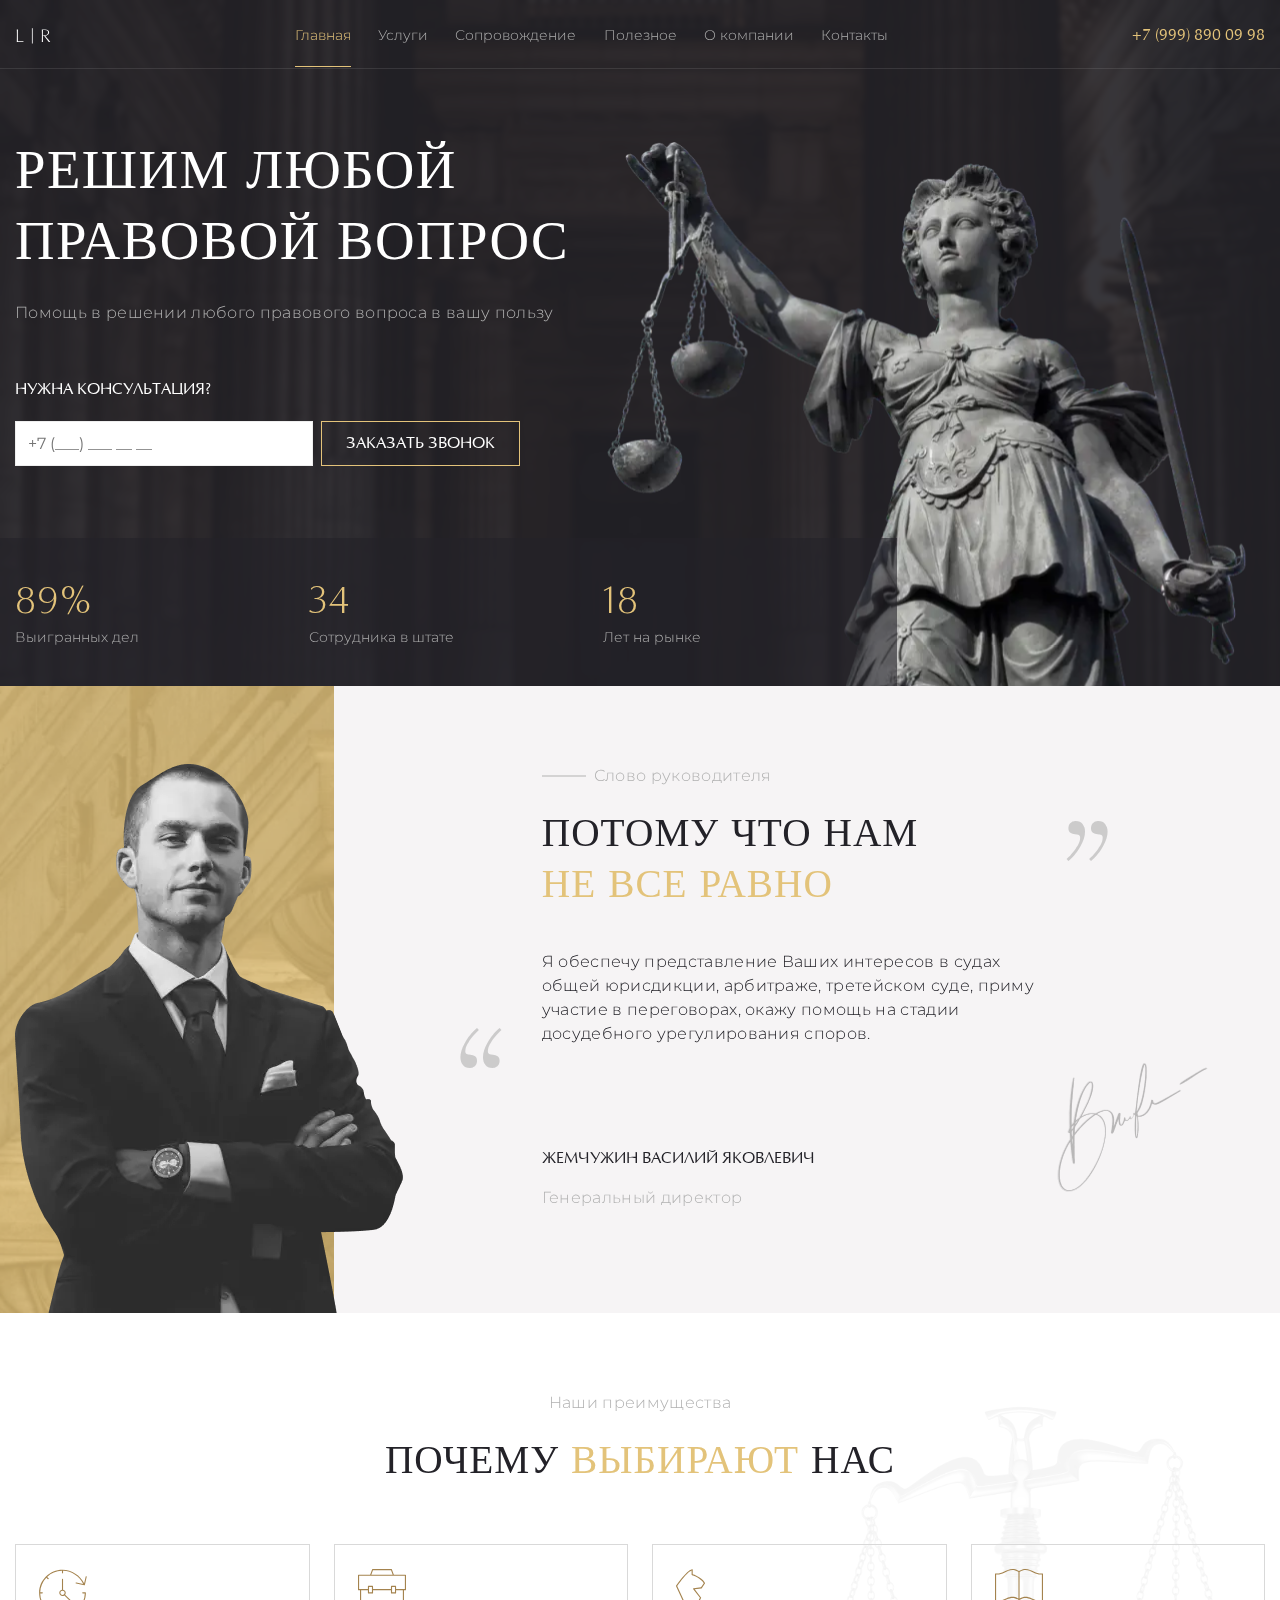
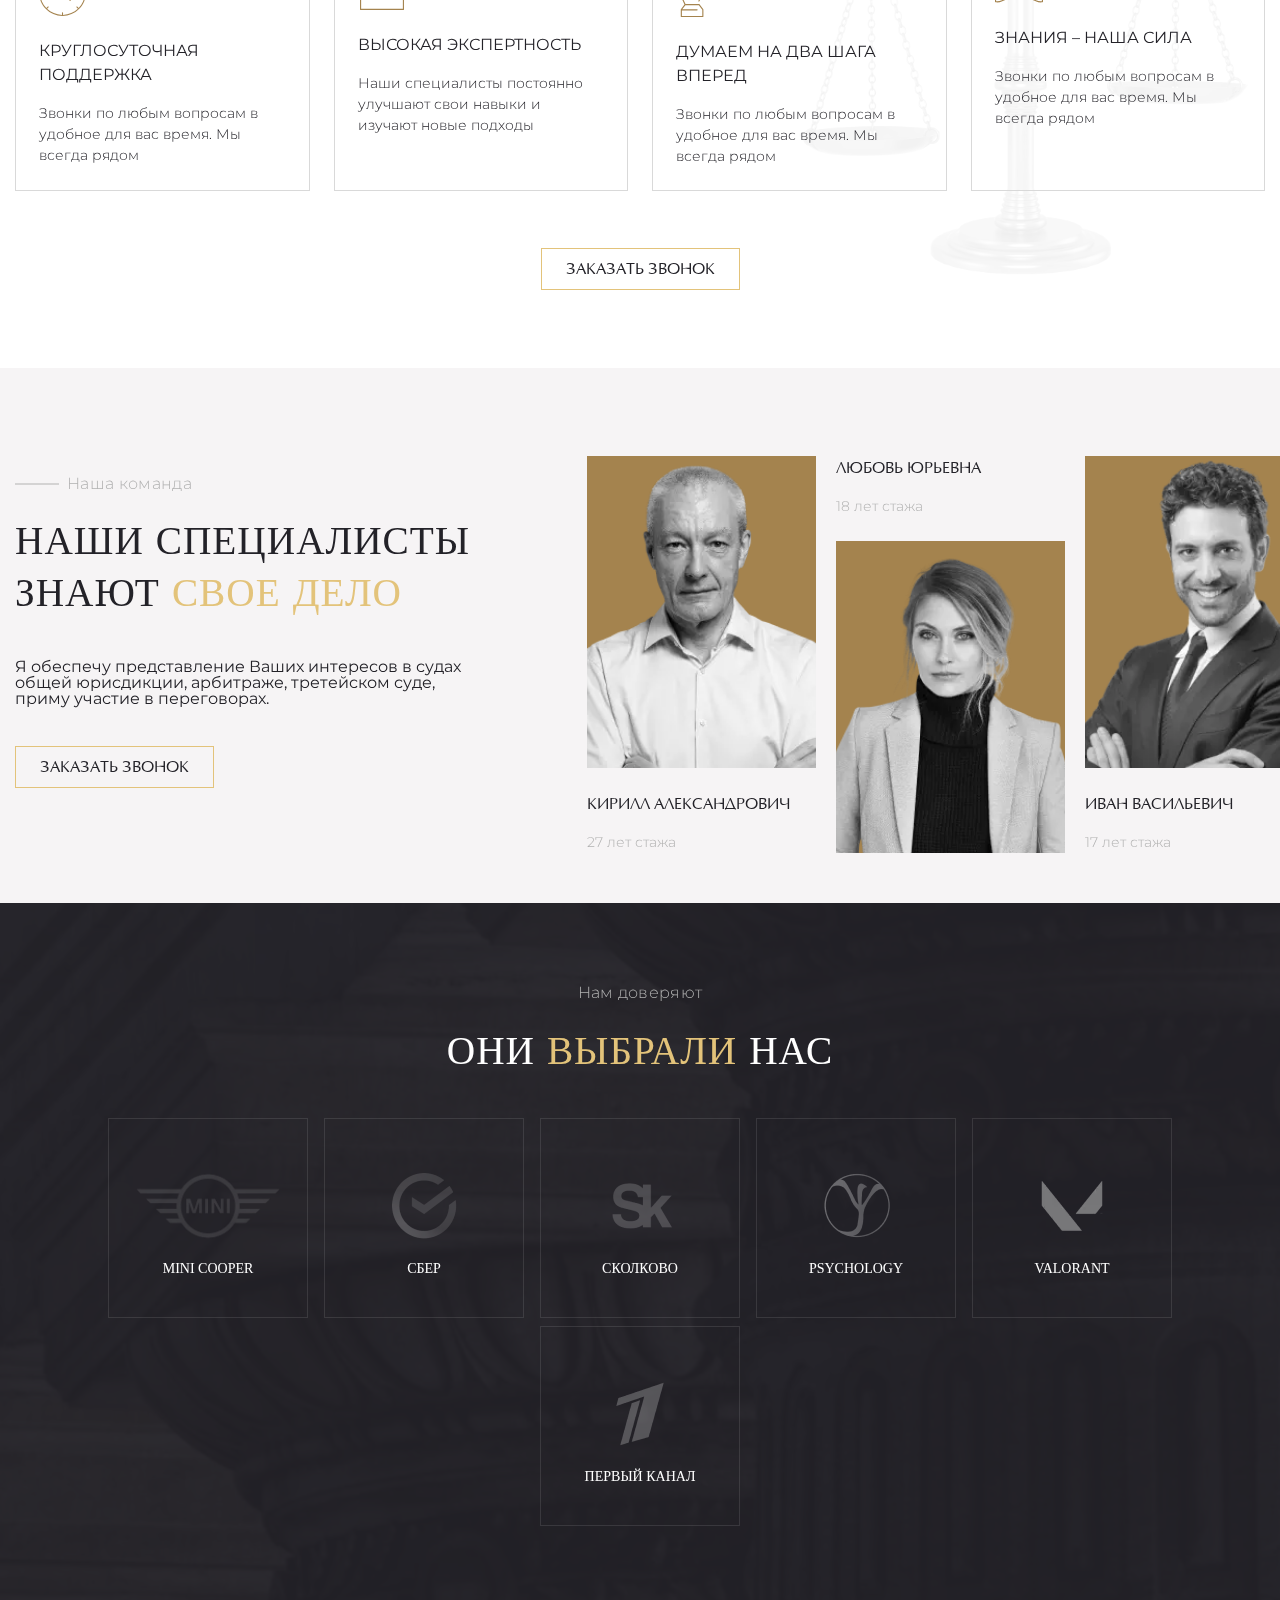
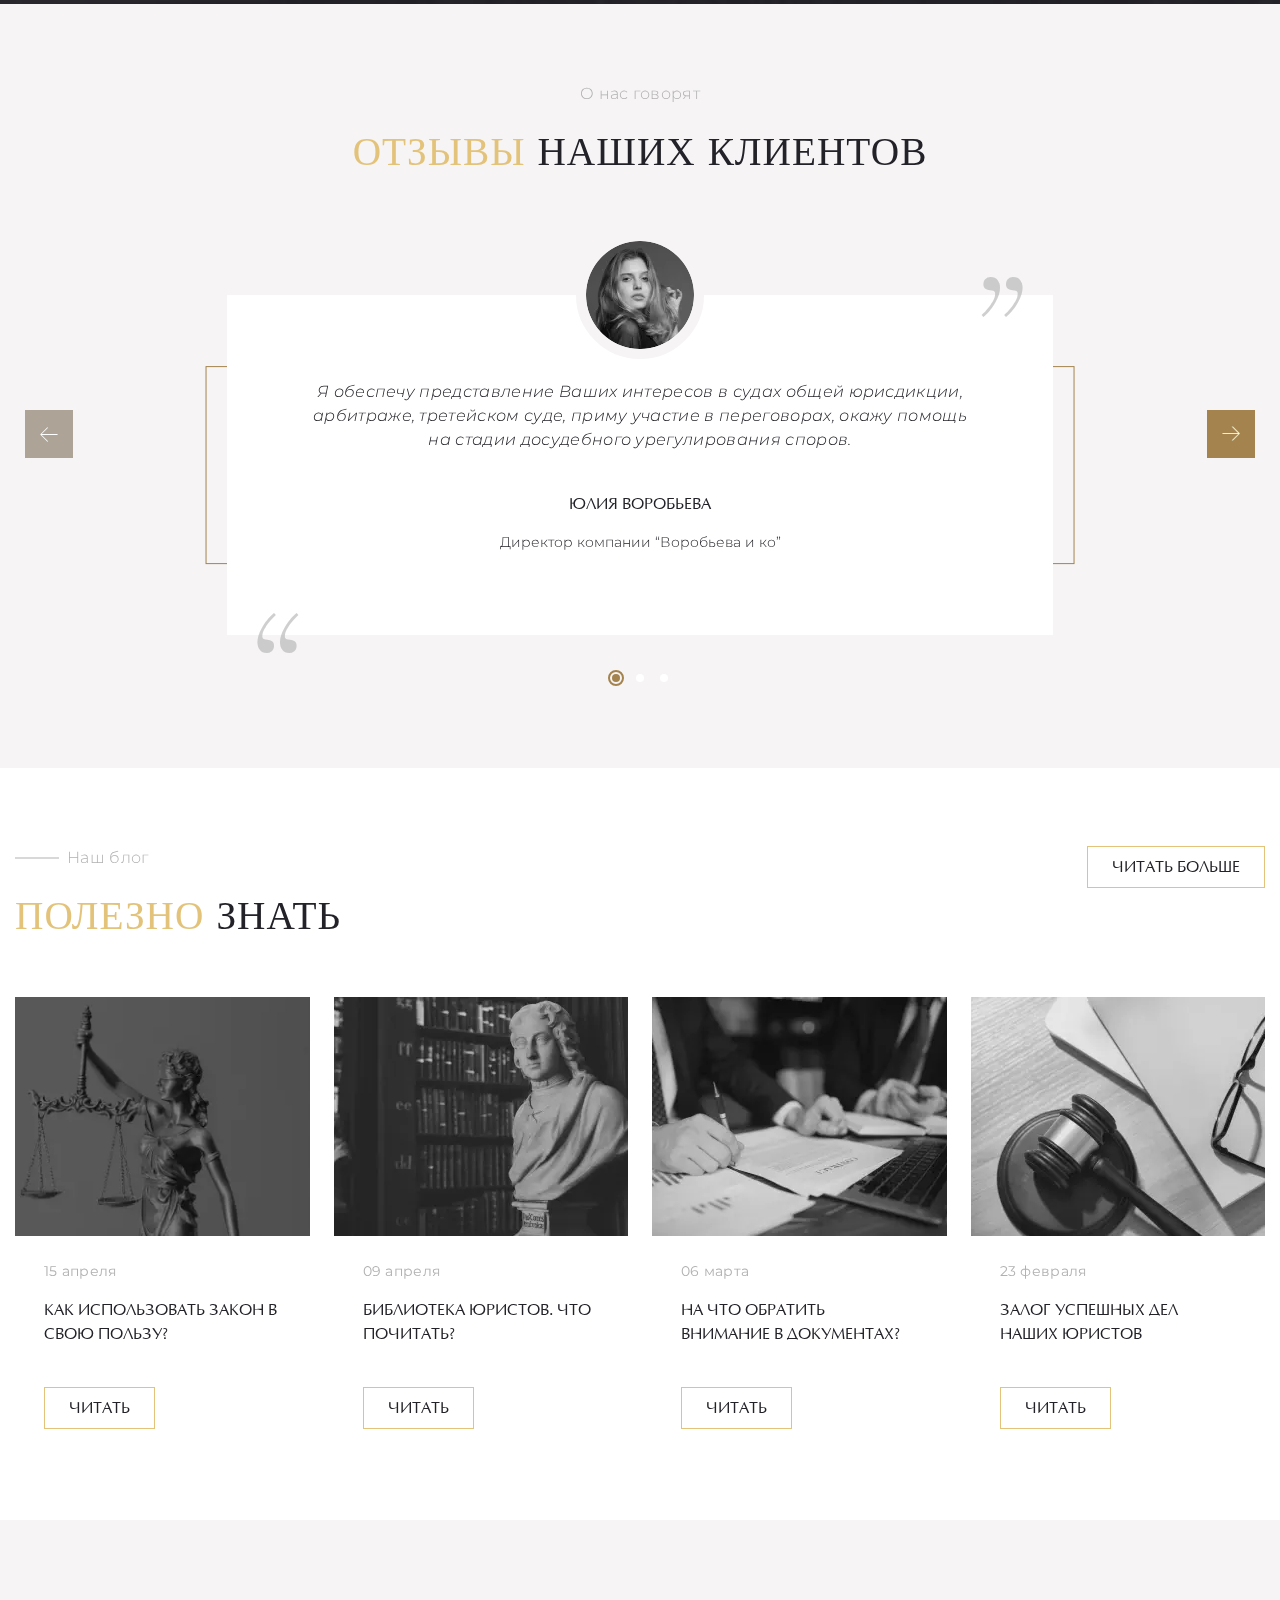
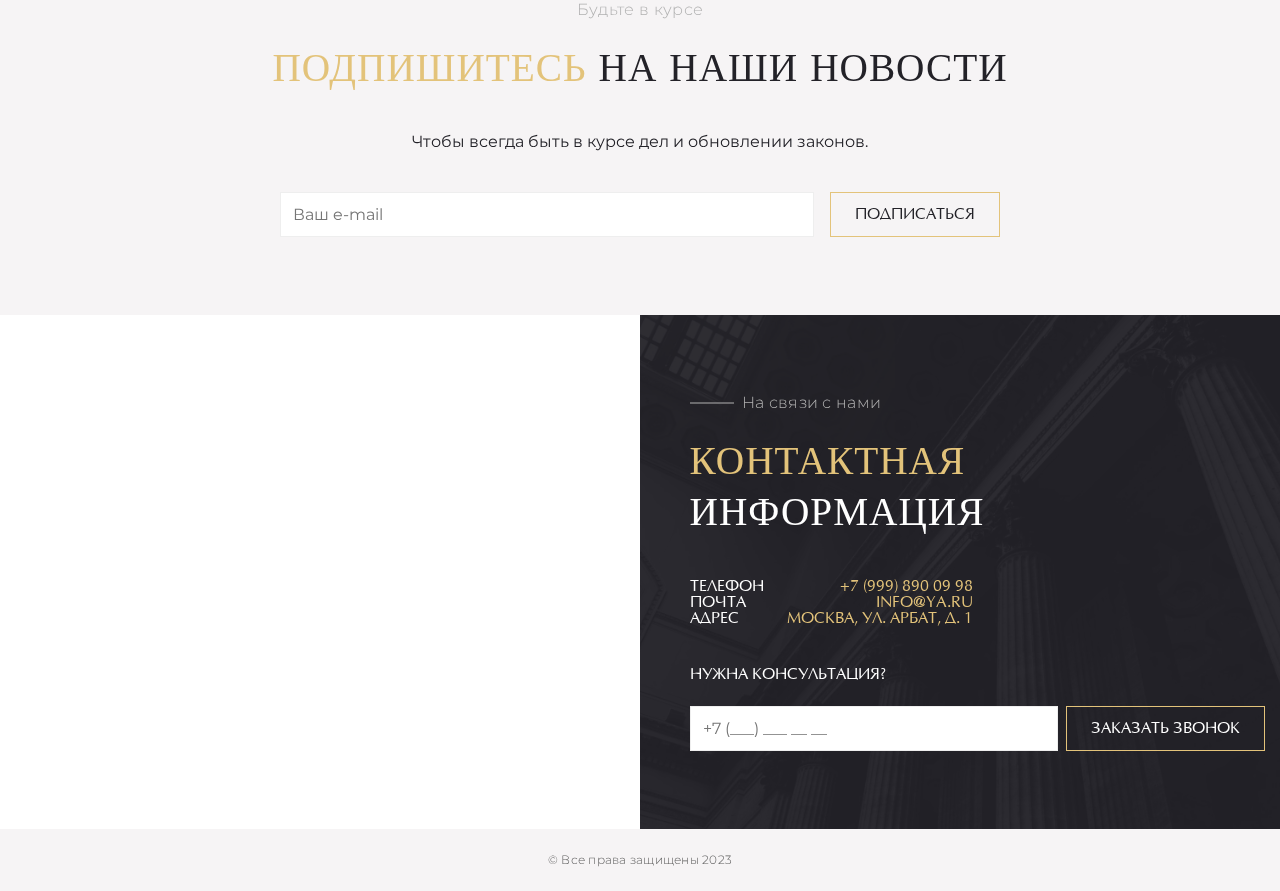
<file: index.html>
<!doctype html>
<html lang="en">

<head>
	<title>HomePage</title>
	<meta charset="UTF-8" />
	<meta name="format-detection" content="telephone=no" />
	<!-- <style>body{opacity: 0;}</style> -->
	<link rel="stylesheet" href="css/style.min.css?_v=20231029182730" />
	<!-- <meta name="robots" content="noindex, nofollow"> -->
	<meta name="viewport" content="width=device-width, initial-scale=1.0" />
</head>

<body>
	<div class="wrapper">
		<!-- <div id="popup" aria-hidden="true" class="popup">
  <div class="popup__wrapper">
    <div class="popup__content">
      <button data-close type="button" class="popup__close">Закрити</button>
      <div class="popup__text">Text</div>
    </div>
  </div>
</div> -->
		<div id="order-popup" aria-hidden="true" class="order-popup popup">
			<div class="order-popup__wrapper popup__wrapper">
				<div class="order-popup__content popup__content">
					<button data-close type="button" class="popup__close"></button>
					<div class="order-popup__body">
						<h2 class="order-popup__title title">
							Оставьте заявку <span>мы с вами свяжемся</span>
						</h2>
						<form action="files/sendmail/sendmail.php" method="POST" class="order-popup__form">
							<input type="text" name="form[name]" data-error="Error" placeholder="Ваше имя" class="order-popup__input input" />
							<input type="tel" name="form[tel]" data-error="Error" placeholder="+7 (___) ___ __ __" class="order-popup__input input" />
							<input type="email" name="form[email]" data-error="Error" placeholder="Ваш e-mail" class="order-popup__input input" />
							<button type="submit" class="order-popup__btn button">
								Отправить
							</button>
						</form>
					</div>
				</div>
			</div>
		</div>
		<header class="header">
			<div class="header__container">
				<div class="header__content">
					<div class="header__left left-header">
						<div class="left-header__img">
							<a href="#" class="header__logo"><img src="img/logo.svg" alt="logo" /></a>
						</div>
					</div>
					<div class="header__menu menu">
						<nav class="menu__body">
							<ul class="menu__list">
								<li class="menu__item">
									<a href="#" class="menu__link _active">Главная</a>
								</li>
								<li class="menu__item">
									<a href="#" class="menu__link">Услуги</a>
								</li>
								<li class="menu__item">
									<a href="#" class="menu__link">Сопровождение</a>
								</li>
								<li class="menu__item">
									<a href="#" class="menu__link">Полезное</a>
								</li>
								<li class="menu__item">
									<a href="#" class="menu__link">О компании</a>
								</li>
								<li class="menu__item">
									<a href="#" class="menu__link">Контакты</a>
								</li>
							</ul>
						</nav>
					</div>
					<div class="header__right right-header">
						<a href="tel:79998900998" class="right-header__phone">+7 (999) 890 09 98</a>
						<button type="button" class="menu__icon icon-menu">
							<span></span>
						</button>
					</div>
				</div>
			</div>
		</header>

		<main class="page">
			<section class="main">
				<div class="main__img-ibg" data-prlx-parent>
					<picture><source srcset="img/main/bg.webp" type="image/webp"><img src="img/main/bg.png" alt="bg" data-prlx /></picture>
				</div>

				<div class="main__dark"></div>
				<div class="main__container">
					<div class="main__content">
						<div class="main__body body-main">
							<div class="body-main__left left-main">
								<h1 class="left-main__title">Решим любой правовой вопрос</h1>
								<p class="left-main__desc">
									Помощь в решении любого правового вопроса в вашу пользу
								</p>
								<div class="left-main__form form-left-main">
									<p class="form-left-main__title">Нужна консультация?</p>
									<form class="form-left-main__form" action="files/sendmail/sendmail.php" method="POST">
										<input type="tel" name="form[phone]" data-error="Error" placeholder="+7 (___) ___ __ __" class="form-left-main__input input tel-input" />
										<a type="submit" class="form-left-main__btn button button_w" data-popup="#order-popup">
											Заказать звонок
										</a>
									</form>
								</div>
							</div>
						</div>
						<div class="right-body-main__img">
							<picture><source srcset="img/main/01.webp" type="image/webp"><img src="img/main/01.png" alt="img" /></picture>
						</div>
						<div class="main__bottom bottom-main">
							<div class="bottom-main__bg"></div>
							<div class="bottom-main__items">
								<div class="bottom-main__item item-bottom-main">
									<p class="item-bottom-main__title">89%</p>
									<p class="item-bottom-main__desc">Выигранных дел</p>
								</div>
								<div class="bottom-main__item item-bottom-main">
									<p class="item-bottom-main__title">34</p>
									<p class="item-bottom-main__desc">Сотрудника в штате</p>
								</div>
								<div class="bottom-main__item item-bottom-main">
									<p class="item-bottom-main__title">18</p>
									<p class="item-bottom-main__desc">Лет на рынке</p>
								</div>
							</div>
						</div>
					</div>
				</div>
			</section>

			<section class="do-care">
				<div class="do-care__bg-ibg" data-prlx-parent>
					<picture><source srcset="img/do-care/bg.webp" type="image/webp"><img src="img/do-care/bg.png" alt="bg" data-prlx /></picture>
				</div>
				<div class="do-care__container">
					<div class="do-care__img">
						<picture><source srcset="img/do-care/01.webp" type="image/webp"><img src="img/do-care/01.png" alt="man" /></picture>
					</div>
					<div class="do-care__content">
						<div class="do-care__quote quote-do-care">
							<div class="quote-do-care__painting">
								<picture><source srcset="img/do-care/painting.webp" type="image/webp"><img src="img/do-care/painting.png" alt="painting" /></picture>
							</div>
							<h3 class="quote-do-care__subtitle subtitle subtitle_dash">
								Слово руководителя
							</h3>
							<div class="quote-do-care__body">
								<span class="quote-do-care__quote quote quote_top _icon-quote"></span>
								<span class="quote-do-care__quote quote quote_bottom _icon-quote"></span>
								<h2 class="quote-do-care__title title">
									Потому что нам <span>не все равно</span>
								</h2>
								<p class="quote-do-care__desc">
									Я обеспечу представление Ваших интересов в судах общей
									юрисдикции, арбитраже, третейском суде, приму участие в
									переговорах, окажу помощь на стадии досудебного
									урегулирования споров.
								</p>
							</div>

							<div class="quote-do-care__author author-quote-do-care">
								<h4 class="author-quote-do-care__title">
									Жемчужин Василий Яковлевич
								</h4>
								<p class="author-quote-do-care__desc">Генеральный директор</p>
							</div>
						</div>
					</div>
				</div>
			</section>

			<section class="why-us">
				<div class="why-us__bg-ibg" data-prlx-parent>
					<picture><source srcset="img/why-us/bg.webp" type="image/webp"><img src="img/why-us/bg.png" alt="bg" data-prlx /></picture>
				</div>
				<div class="why-us__container">
					<div class="why-us__content">
						<div class="why-us__top top-why-us">
							<h3 class="top-why-us__subtitle subtitle">Наши преимущества</h3>
							<h2 class="top-why-us__title title">
								Почему <span>выбирают</span> нас
							</h2>
						</div>
						<div class="why-us__cards">
							<div class="why-us__card card-why-us">
								<div class="card-why-us__body">
									<div class="card-why-us__img">
										<img src="img/why-us/01.svg" alt="clock" />
									</div>
									<h4 class="card-why-us__title">круглосуточная поддержка</h4>
									<p class="card-why-us__desc">
										Звонки по любым вопросам в удобное для вас время. Мы
										всегда рядом
									</p>
								</div>
							</div>
							<div class="why-us__card card-why-us">
								<div class="card-why-us__body">
									<div class="card-why-us__img">
										<img src="img/why-us/02.svg" alt="briefcase" />
									</div>
									<h4 class="card-why-us__title">Высокая экспертность</h4>
									<p class="card-why-us__desc">
										Наши специалисты постоянно улучшают свои навыки и изучают
										новые подходы
									</p>
								</div>
							</div>
							<div class="why-us__card card-why-us">
								<div class="card-why-us__body">
									<div class="card-why-us__img">
										<img src="img/why-us/03.svg" alt="horse" />
									</div>
									<h4 class="card-why-us__title">
										думаем на два шага вперед
									</h4>
									<p class="card-why-us__desc">
										Звонки по любым вопросам в удобное для вас время. Мы
										всегда рядом
									</p>
								</div>
							</div>
							<div class="why-us__card card-why-us">
								<div class="card-why-us__body">
									<div class="card-why-us__img">
										<img src="img/why-us/04.svg" alt="book" />
									</div>
									<h4 class="card-why-us__title">Знания – наша сила</h4>
									<p class="card-why-us__desc">
										Звонки по любым вопросам в удобное для вас время. Мы
										всегда рядом
									</p>
								</div>
							</div>
						</div>
						<a href="#" class="why-us__btn button" data-popup="#order-popup">Заказать звонок</a>
					</div>
				</div>
			</section>

			<section class="our-specialists">
				<div class="our-specialists__container">
					<div class="our-specialists__content">
						<div class="our-specialists__left left-our-specialists">
							<h2 class="left-our-specialists__subtitle subtitle subtitle_dash">
								Наша команда
							</h2>
							<h3 class="left-our-specialists__title title">
								Наши специалисты знают <span>свое дело</span>
							</h3>
							<p class="left-our-specialists__desc">
								Я обеспечу представление Ваших интересов в судах общей
								юрисдикции, арбитраже, третейском суде, приму участие в
								переговорах.
							</p>
							<a href="#" class="left-our-specialists__btn button">Заказать звонок</a>
						</div>
						<div class="our-specialists__slider swiper">
							<div class="our-specialists__wrapper swiper-wrapper">
								<div class="our-specialists__slide slide-our-specialists swiper-slide">
									<div class="slide-our-specialists__body">
										<div class="slide-our-specialists__img-ibg">
											<picture><source srcset="img/our-specialists/01.webp" type="image/webp"><img src="img/our-specialists/01.png" alt="photo of specialist" /></picture>
										</div>
										<div class="slide-our-specialists__info info-slide-specialist">
											<h4 class="info-slide-specialist__name">
												КИРИЛЛ АЛЕКСАНДРОВич
											</h4>
											<p class="info-slide-specialist__exp">27 лет стажа</p>
										</div>
									</div>
								</div>

								<div class="our-specialists__slide slide-our-specialists swiper-slide">
									<div class="slide-our-specialists__body slide-our-specialists_reverse">
										<div class="slide-our-specialists__img-ibg">
											<picture><source srcset="img/our-specialists/02.webp" type="image/webp"><img src="img/our-specialists/02.png" alt="photo of specialist" /></picture>
										</div>
										<div class="slide-our-specialists__info info-slide-specialist">
											<h4 class="info-slide-specialist__name">
												Любовь Юрьевна
											</h4>
											<p class="info-slide-specialist__exp">18 лет стажа</p>
										</div>
									</div>
								</div>

								<div class="our-specialists__slide slide-our-specialists swiper-slide">
									<div class="slide-our-specialists__body">
										<div class="slide-our-specialists__img-ibg">
											<picture><source srcset="img/our-specialists/03.webp" type="image/webp"><img src="img/our-specialists/03.png" alt="photo of specialist" /></picture>
										</div>
										<div class="slide-our-specialists__info info-slide-specialist">
											<h4 class="info-slide-specialist__name">
												Иван васильевич
											</h4>
											<p class="info-slide-specialist__exp">17 лет стажа</p>
										</div>
									</div>
								</div>

								<div class="our-specialists__slide slide-our-specialists swiper-slide">
									<div class="slide-our-specialists__body slide-our-specialists_reverse">
										<div class="slide-our-specialists__img-ibg">
											<picture><source srcset="img/our-specialists/04.webp" type="image/webp"><img src="img/our-specialists/04.png" alt="photo of specialist" /></picture>
										</div>
										<div class="slide-our-specialists__info info-slide-specialist">
											<h4 class="info-slide-specialist__name">
												АННА ДМИТРИЕВНА
											</h4>
											<p class="info-slide-specialist__exp">12 лет стажа</p>
										</div>
									</div>
								</div>

								<div class="our-specialists__slide slide-our-specialists swiper-slide">
									<div class="slide-our-specialists__body">
										<div class="slide-our-specialists__img-ibg">
											<picture><source srcset="img/our-specialists/01.webp" type="image/webp"><img src="img/our-specialists/01.png" alt="photo of specialist" /></picture>
										</div>
										<div class="slide-our-specialists__info info-slide-specialist">
											<h4 class="info-slide-specialist__name">
												КИРИЛЛ АЛЕКСАНДРОВич
											</h4>
											<p class="info-slide-specialist__exp">27 лет стажа</p>
										</div>
									</div>
								</div>

								<div class="our-specialists__slide slide-our-specialists swiper-slide">
									<div class="slide-our-specialists__body slide-our-specialists_reverse">
										<div class="slide-our-specialists__img-ibg">
											<picture><source srcset="img/our-specialists/02.webp" type="image/webp"><img src="img/our-specialists/02.png" alt="photo of specialist" /></picture>
										</div>
										<div class="slide-our-specialists__info info-slide-specialist">
											<h4 class="info-slide-specialist__name">
												Любовь Юрьевна
											</h4>
											<p class="info-slide-specialist__exp">18 лет стажа</p>
										</div>
									</div>
								</div>

								<div class="our-specialists__slide slide-our-specialists swiper-slide">
									<div class="slide-our-specialists__body">
										<div class="slide-our-specialists__img-ibg">
											<picture><source srcset="img/our-specialists/03.webp" type="image/webp"><img src="img/our-specialists/03.png" alt="photo of specialist" /></picture>
										</div>
										<div class="slide-our-specialists__info info-slide-specialist">
											<h4 class="info-slide-specialist__name">
												Иван васильевич
											</h4>
											<p class="info-slide-specialist__exp">17 лет стажа</p>
										</div>
									</div>
								</div>

								<div class="our-specialists__slide slide-our-specialists swiper-slide">
									<div class="slide-our-specialists__body slide-our-specialists_reverse">
										<div class="slide-our-specialists__img-ibg">
											<picture><source srcset="img/our-specialists/04.webp" type="image/webp"><img src="img/our-specialists/04.png" alt="photo of specialist" /></picture>
										</div>
										<div class="slide-our-specialists__info info-slide-specialist">
											<h4 class="info-slide-specialist__name">
												АННА ДМИТРИЕВНА
											</h4>
											<p class="info-slide-specialist__exp">12 лет стажа</p>
										</div>
									</div>
								</div>
							</div>
						</div>
					</div>
				</div>
			</section>

			<section class="choose-us">
				<div class="choose-us__bg-ibg" data-prlx-parent>
					<picture><source srcset="img/choose-us/bg.webp" type="image/webp"><img src="img/choose-us/bg.jpg" alt="bg" data-prlx /></picture>
				</div>
				<div class="choose-us__dark"></div>
				<div class="choose-us__container">
					<div class="choose-us__content">
						<div class="choose-us__top top-choose-us">
							<h3 class="top-choose-us__subtitle subtitle">Нам доверяют</h3>
							<h2 class="top-choose-us__title title">
								они <span>выбрали</span> нас
							</h2>
						</div>
						<div class="choose-us__cards">
							<div class="choose-us__card card-choose-us">
								<div class="card-choose-us__body">
									<div class="card-choose-us__img">
										<picture><source srcset="img/choose-us/01.webp" type="image/webp"><img src="img/choose-us/01.png" alt="company" /></picture>
									</div>
									<p class="card-choose-us__name">mini cooper</p>
								</div>
							</div>
							<div class="choose-us__card card-choose-us">
								<div class="card-choose-us__body">
									<div class="card-choose-us__img">
										<picture><source srcset="img/choose-us/02.webp" type="image/webp"><img src="img/choose-us/02.png" alt="company" /></picture>
									</div>
									<p class="card-choose-us__name">сбер</p>
								</div>
							</div>
							<div class="choose-us__card card-choose-us">
								<div class="card-choose-us__body">
									<div class="card-choose-us__img">
										<picture><source srcset="img/choose-us/03.webp" type="image/webp"><img src="img/choose-us/03.png" alt="company" /></picture>
									</div>
									<p class="card-choose-us__name">сколково</p>
								</div>
							</div>
							<div class="choose-us__card card-choose-us">
								<div class="card-choose-us__body">
									<div class="card-choose-us__img">
										<picture><source srcset="img/choose-us/04.webp" type="image/webp"><img src="img/choose-us/04.png" alt="company" /></picture>
									</div>
									<p class="card-choose-us__name">psychology</p>
								</div>
							</div>
							<div class="choose-us__card card-choose-us">
								<div class="card-choose-us__body">
									<div class="card-choose-us__img">
										<picture><source srcset="img/choose-us/05.webp" type="image/webp"><img src="img/choose-us/05.png" alt="company" /></picture>
									</div>
									<p class="card-choose-us__name">Valorant</p>
								</div>
							</div>
							<div class="choose-us__card card-choose-us">
								<div class="card-choose-us__body">
									<div class="card-choose-us__img">
										<picture><source srcset="img/choose-us/06.webp" type="image/webp"><img src="img/choose-us/06.png" alt="company" /></picture>
									</div>
									<p class="card-choose-us__name">первый канал</p>
								</div>
							</div>
						</div>
					</div>
				</div>
			</section>

			<section class="reviews">
				<div class="reviews__container">
					<div class="reviews__content">
						<div class="reviews__top top-reviews">
							<h3 class="top-reviews__subtitle subtitle">О нас говорят</h3>
							<h2 class="top-reviews__title title">
								<span>Отзывы</span> наших клиентов
							</h2>
						</div>
						<div class="reviews__slider slider-reviews swiper">
							<div class="reviews__wrapper swiper-wrapper">
								<div class="reviews__slide slide-reviews swiper-slide">
									<div class="slide-reviews__wrapper">
										<div class="slide-reviews__body">
											<div class="slide-reviews__img">
												<picture><source srcset="img/reviews/01.webp" type="image/webp"><img src="img/reviews/01.png" alt="photo" /></picture>
											</div>
											<div class="slide-reviews__quote_top quote _icon-quote"></div>
											<div class="slide-reviews__quote_bottom quote _icon-quote"></div>
											<div class="slide-reviews__content">
												<p class="slide-reviews__desc" data-swiper-parallax="-150">
													Я обеспечу представление Ваших интересов в судах
													общей юрисдикции, арбитраже, третейском суде, приму
													участие в переговорах, окажу помощь на стадии
													досудебного урегулирования споров.
												</p>
												<div class="slide-reviews__info info-slide-reviews">
													<p class="info-slide-reviews__name" data-swiper-parallax="-200">
														Юлия Воробьева
													</p>
													<p class="info-slide-reviews__desc" data-swiper-parallax="-250">
														Директор компании “Воробьева и ко”
													</p>
												</div>
											</div>
										</div>
									</div>
								</div>
								<div class="reviews__slide slide-reviews swiper-slide">
									<div class="slide-reviews__wrapper">
										<div class="slide-reviews__body">
											<div class="slide-reviews__img">
												<picture><source srcset="img/reviews/01.webp" type="image/webp"><img src="img/reviews/01.png" alt="photo" /></picture>
											</div>
											<div class="slide-reviews__quote_top quote _icon-quote"></div>
											<div class="slide-reviews__quote_bottom quote _icon-quote"></div>
											<div class="slide-reviews__content">
												<p class="slide-reviews__desc" data-swiper-parallax="-150">
													Я обеспечу представление Ваших интересов в судах
													общей юрисдикции, арбитраже, третейском суде, приму
													участие в переговорах, окажу помощь на стадии
													досудебного урегулирования споров.
												</p>
												<div class="slide-reviews__info info-slide-reviews">
													<p class="info-slide-reviews__name" data-swiper-parallax="-200">
														Юлия Воробьева
													</p>
													<p class="info-slide-reviews__desc" data-swiper-parallax="-250">
														Директор компании “Воробьева и ко”
													</p>
												</div>
											</div>
										</div>
									</div>
								</div>
								<div class="reviews__slide slide-reviews swiper-slide">
									<div class="slide-reviews__wrapper">
										<div class="slide-reviews__body">
											<div class="slide-reviews__img">
												<picture><source srcset="img/reviews/01.webp" type="image/webp"><img src="img/reviews/01.png" alt="photo" /></picture>
											</div>
											<div class="slide-reviews__quote_top quote _icon-quote"></div>
											<div class="slide-reviews__quote_bottom quote _icon-quote"></div>
											<div class="slide-reviews__content">
												<p class="slide-reviews__desc" data-swiper-parallax="-150">
													Я обеспечу представление Ваших интересов в судах
													общей юрисдикции, арбитраже, третейском суде, приму
													участие в переговорах, окажу помощь на стадии
													досудебного урегулирования споров.
												</p>
												<div class="slide-reviews__info info-slide-reviews">
													<p class="info-slide-reviews__name" data-swiper-parallax="-200">
														Юлия Воробьева
													</p>
													<p class="info-slide-reviews__desc" data-swiper-parallax="-250">
														Директор компании “Воробьева и ко”
													</p>
												</div>
											</div>
										</div>
									</div>
								</div>
							</div>
							<div class="slider-reviews__pagination"></div>
							<button type="button" class="slider-reviews__arrow slider-reviews__prev _icon-arrow"></button>
							<button type="button" class="slider-reviews__arrow slider-reviews__next _icon-arrow"></button>
						</div>
					</div>
				</div>
			</section>

			<section class="blog">
				<div class="blog__container">
					<div class="blog__content">
						<div class="blog__top top-blog">
							<div class="top-blog__left">
								<h3 class="top-blog__subtitle subtitle subtitle_dash">
									Наш блог
								</h3>
								<h2 class="top-blog__title title">
									<span>полезно</span> знать
								</h2>
							</div>
							<a href="#" class="top-blog__btn button">Читать больше</a>
						</div>
						<div class="blog__body">
							<div class="blog__cards">
								<div class="blog__card card-blog">
									<div class="card-blog__body">
										<div class="card-blog__img-ibg">
											<picture><source srcset="img/blog/01.webp" type="image/webp"><img src="img/blog/01.png" alt="bg" /></picture>
										</div>
										<div class="card-blog__content">
											<p class="card-blog__date">15 апреля</p>
											<h4 class="card-blog__title">
												Как использовать закон в свою пользу?
											</h4>
											<a href="#" class="card-blog__btn button">Читать</a>
										</div>
									</div>
								</div>

								<div class="blog__card card-blog">
									<div class="card-blog__body">
										<div class="card-blog__img-ibg">
											<picture><source srcset="img/blog/02.webp" type="image/webp"><img src="img/blog/02.png" alt="bg" /></picture>
										</div>
										<div class="card-blog__content">
											<p class="card-blog__date">09 апреля</p>
											<h4 class="card-blog__title">
												библиотека юристов. Что почитать?
											</h4>
											<a href="#" class="card-blog__btn button">Читать</a>
										</div>
									</div>
								</div>

								<div class="blog__card card-blog">
									<div class="card-blog__body">
										<div class="card-blog__img-ibg">
											<picture><source srcset="img/blog/03.webp" type="image/webp"><img src="img/blog/03.png" alt="bg" /></picture>
										</div>
										<div class="card-blog__content">
											<p class="card-blog__date">06 марта</p>
											<h4 class="card-blog__title">
												на что обратить внимание в документах?
											</h4>
											<a href="#" class="card-blog__btn button">Читать</a>
										</div>
									</div>
								</div>

								<div class="blog__card card-blog">
									<div class="card-blog__body">
										<div class="card-blog__img-ibg">
											<picture><source srcset="img/blog/04.webp" type="image/webp"><img src="img/blog/04.png" alt="bg" /></picture>
										</div>
										<div class="card-blog__content">
											<p class="card-blog__date">23 февраля</p>
											<h4 class="card-blog__title">
												залог успешных дел наших юристов
											</h4>
											<a href="#" class="card-blog__btn button">Читать</a>
										</div>
									</div>
								</div>
							</div>
						</div>
					</div>
				</div>
			</section>

			<section class="news">
				<div class="news__container">
					<div class="news__content">
						<div class="news__top top-news">
							<h3 class="top-news__subtitle subtitle">Будьте в курсе</h3>
							<h2 class="top-news__title title">
								<span>подпишитесь</span> на наши новости
							</h2>
							<p class="top-news__desc">
								Чтобы всегда быть в курсе дел и обновлении законов.
							</p>
						</div>
						<div class="news__form form-news">
							<form action="files/sendmail/sendmail.php" method="POST">
								<input type="email" name="form[email]" data-error="Error" placeholder="Ваш e-mail" class="form-news__input input" />
								<button type="submit" class="form-news__btn button">
									подписаться
								</button>
							</form>
						</div>
					</div>
				</div>
			</section>

			<section class="contacts">
				<div data-da=".contacts__content, 767.98,first" class="contacts__map" id="map"></div>
				<div class="contacts__img-ibg" data-prlx-parent>
					<picture><source srcset="img/contacts/bg.webp" type="image/webp"><img src="img/contacts/bg.png" alt="bg" data-prlx /></picture>
				</div>
				<div class="contacts__dark"></div>
				<div class="contacts__container">
					<div class="contacts__content">
						<div class="contacts__top top-contacts">
							<h3 class="top-contacts__subtitle subtitle subtitle_dash">
								На связи с нами
							</h3>
							<h2 class="top-contacts__title title">
								<span>Контактная</span> информация
							</h2>
						</div>
						<div class="contacts__info info-contacts">
							<div class="info-contacts__items">
								<div class="info-contacts__item item-info-contacts">
									<p class="item-info-contacts__field">телефон</p>
									<p class="item-info-contacts__value">+7 (999) 890 09 98</p>
								</div>
								<div class="info-contacts__item item-info-contacts">
									<p class="item-info-contacts__field">почта</p>
									<p class="item-info-contacts__value">info@ya.ru</p>
								</div>
								<div class="info-contacts__item item-info-contacts">
									<p class="item-info-contacts__field">адрес</p>
									<p class="item-info-contacts__value">
										Москва, ул. Арбат, д. 1
									</p>
								</div>
							</div>
						</div>
						<div class="contacts__form form-contacts">
							<p class="form-contacts__title">Нужна консультация?</p>
							<form class="form-contacts__form" action="files/sendmail/sendmail.php" method="POST">
								<input type="tel" name="form[phone]" data-error="Error" placeholder="+7 (___) ___ __ __" class="form-contacts__input input tel-input" />
								<button type="submit" class="form-contacts__btn button button_w" data-popup="#order-popup">
									Заказать звонок
								</button>
							</form>
						</div>
					</div>
				</div>
			</section>
		</main>
		<footer class="footer">
			<div class="footer__container">
				<div class="footer__content">
					<p class="footer__copyright">© Все права защищены 2023</p>
				</div>
			</div>
		</footer>

	</div>
	<script src="js/app.min.js?_v=20231029182730"></script>

</body>

</html>
</file>
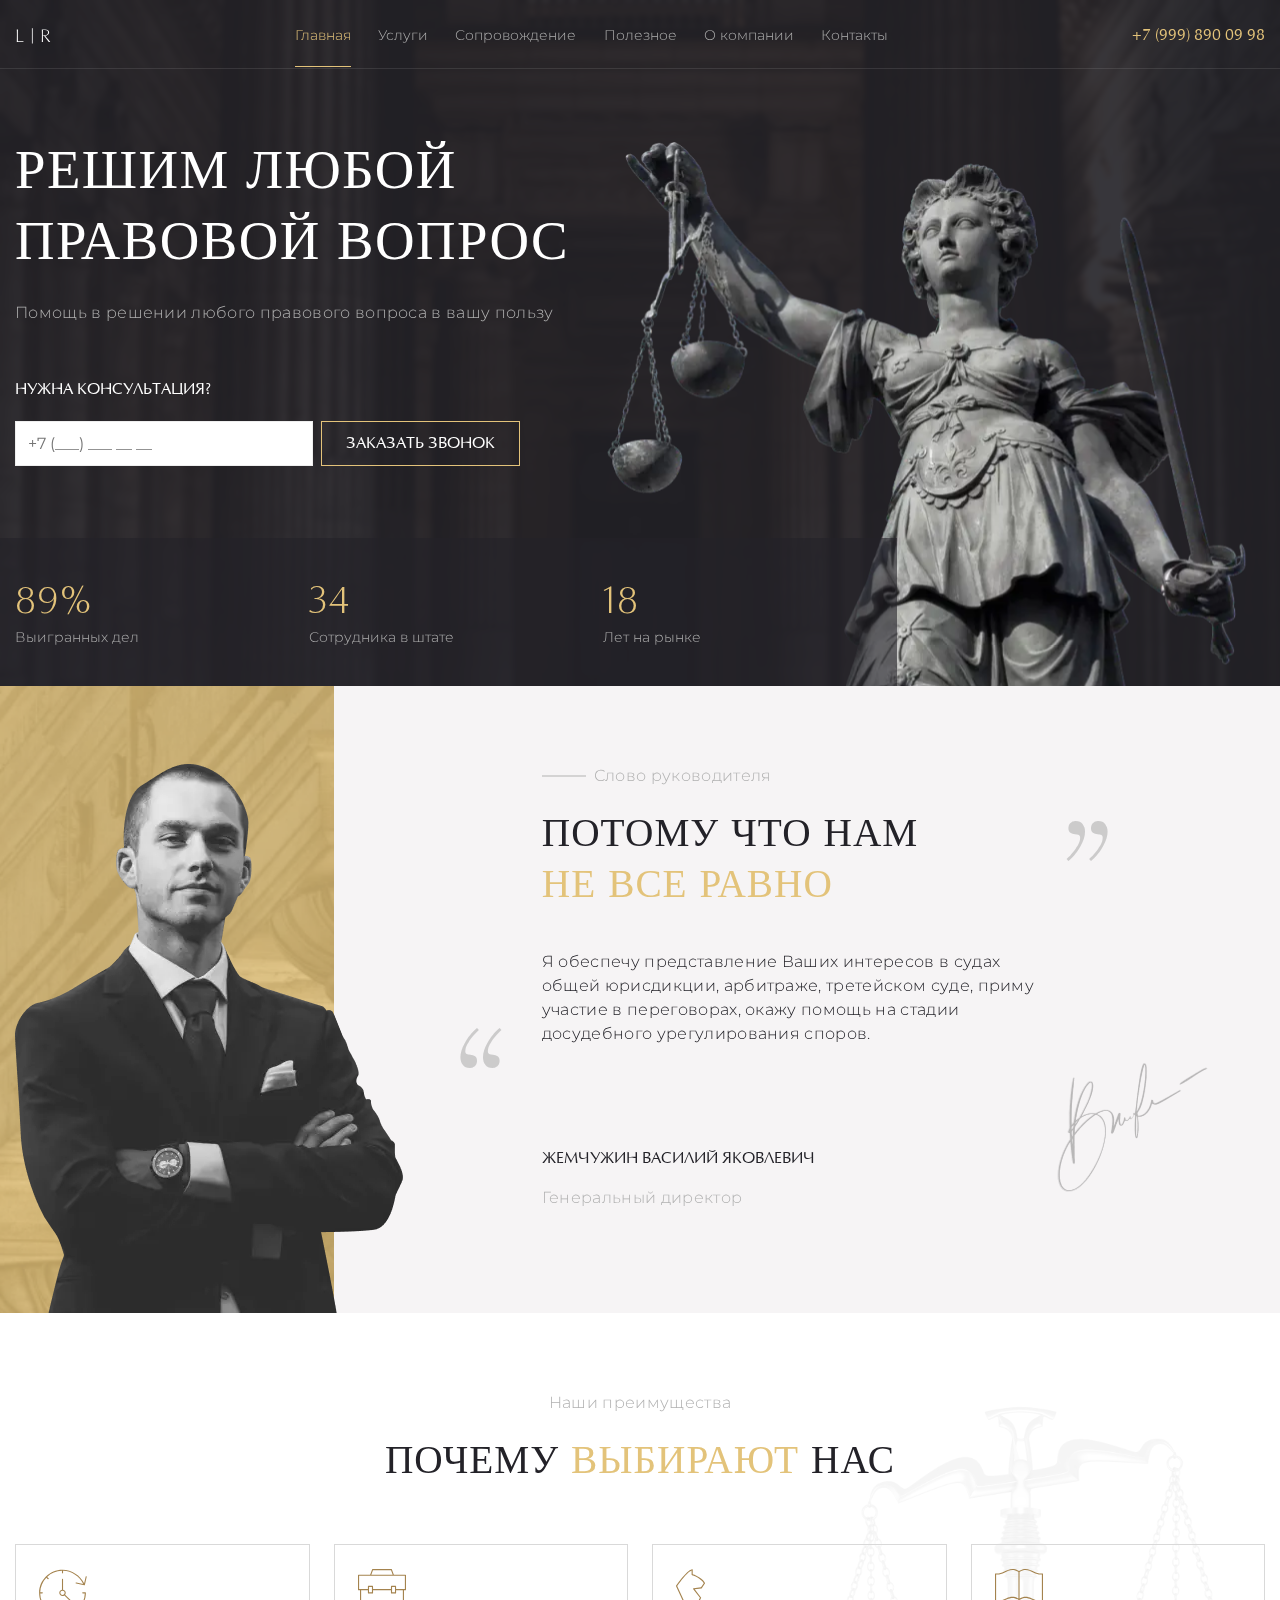
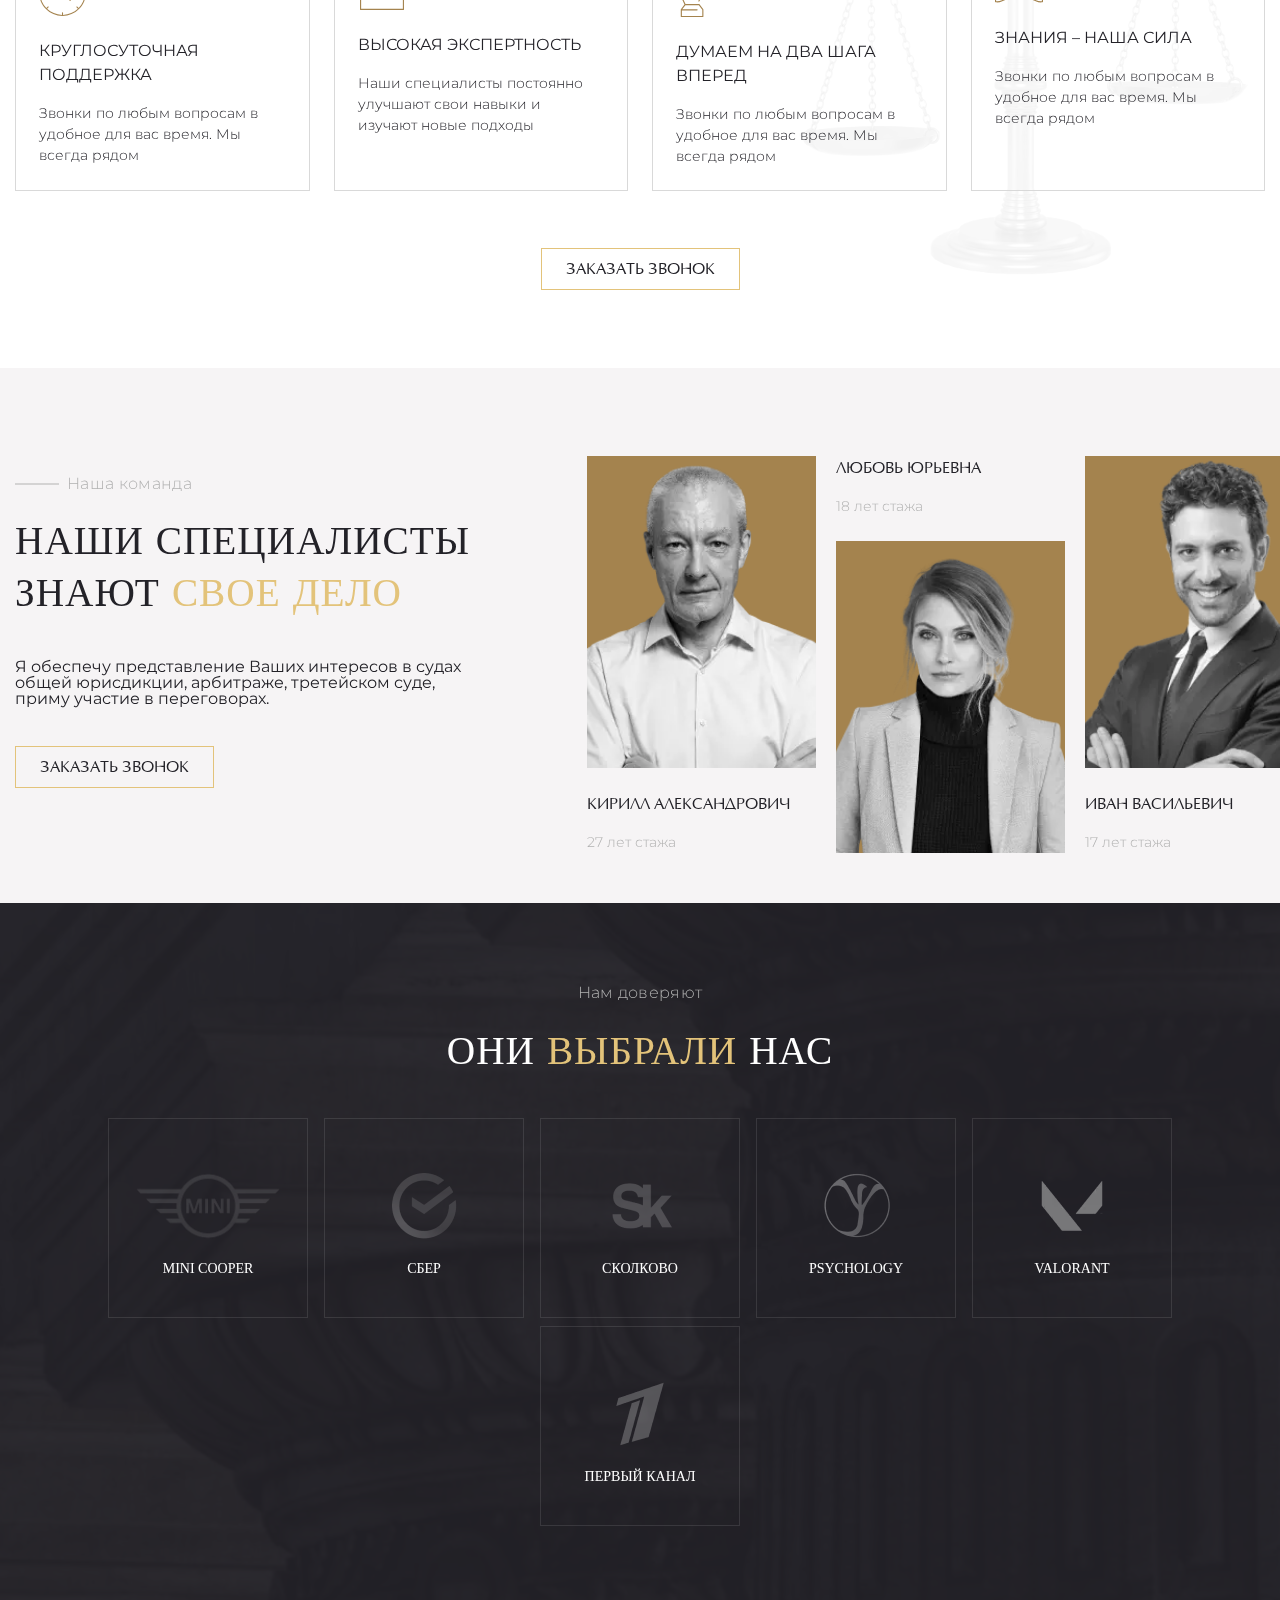
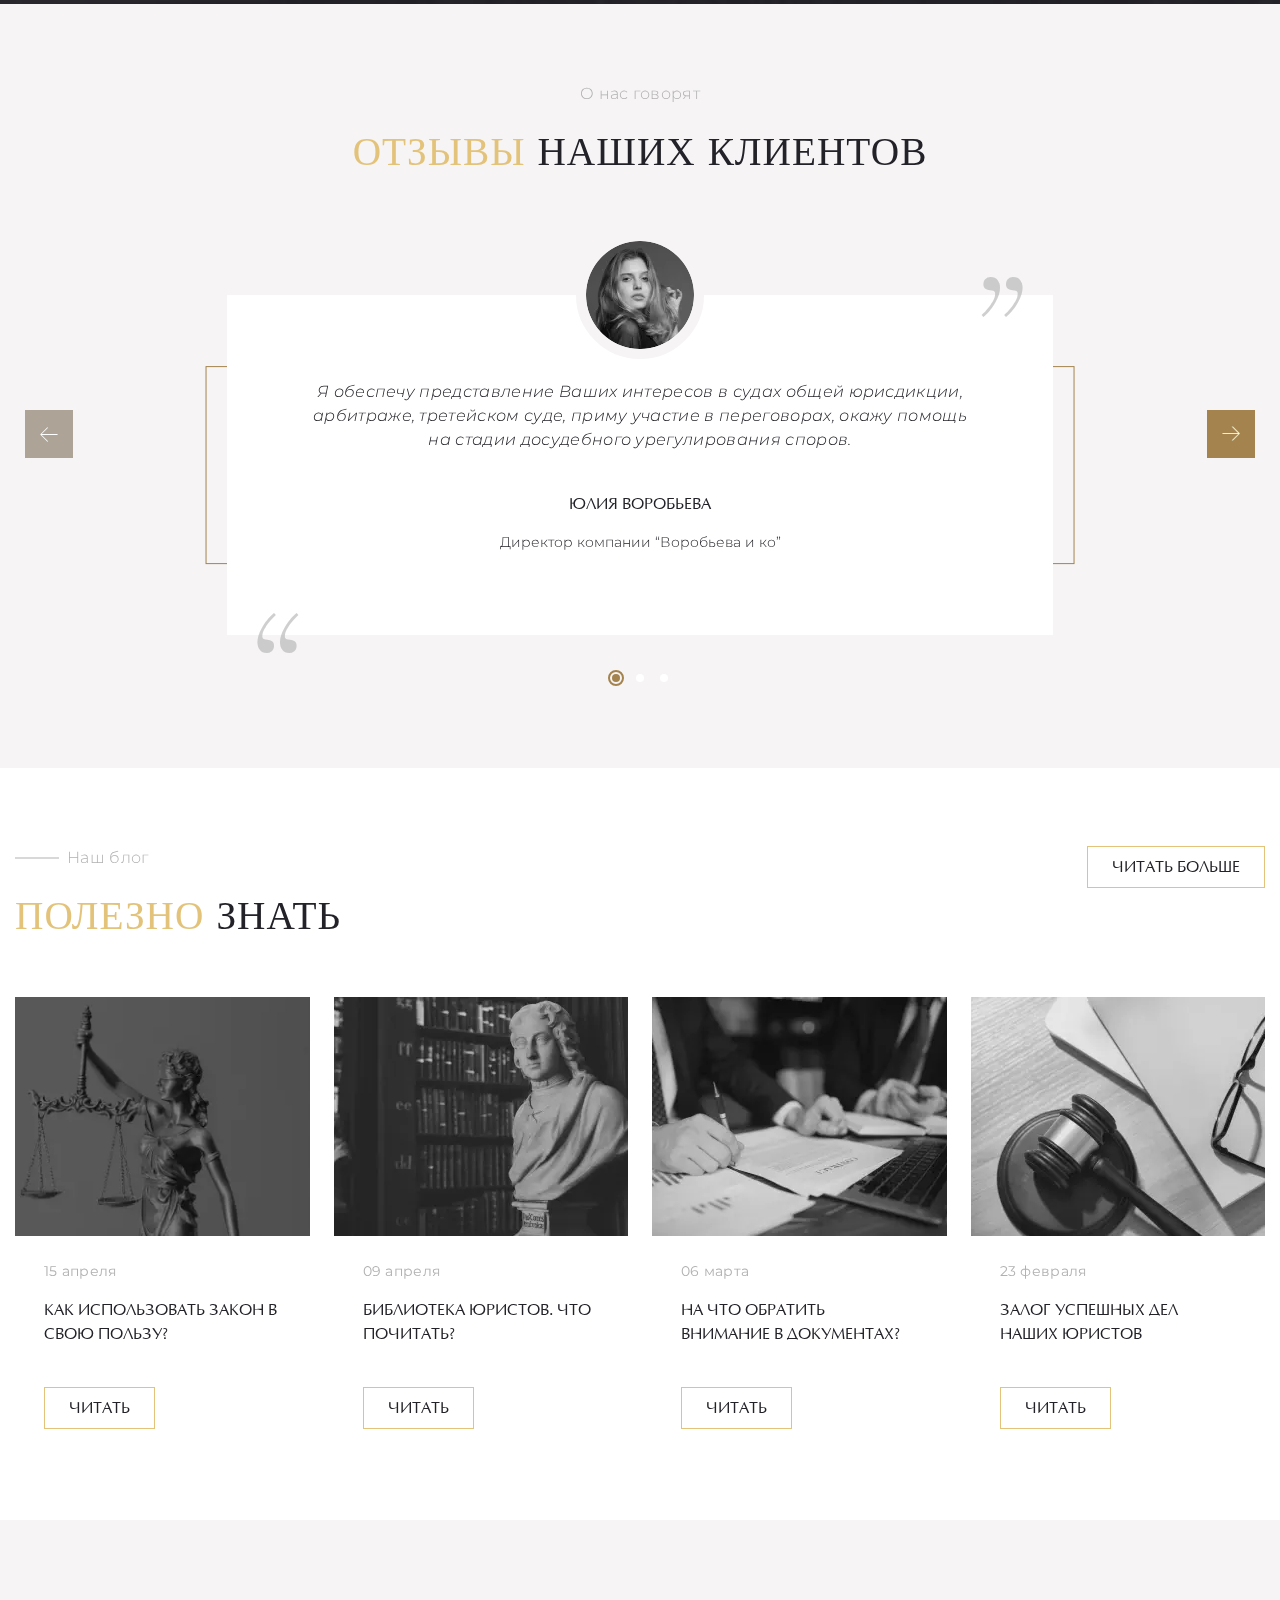
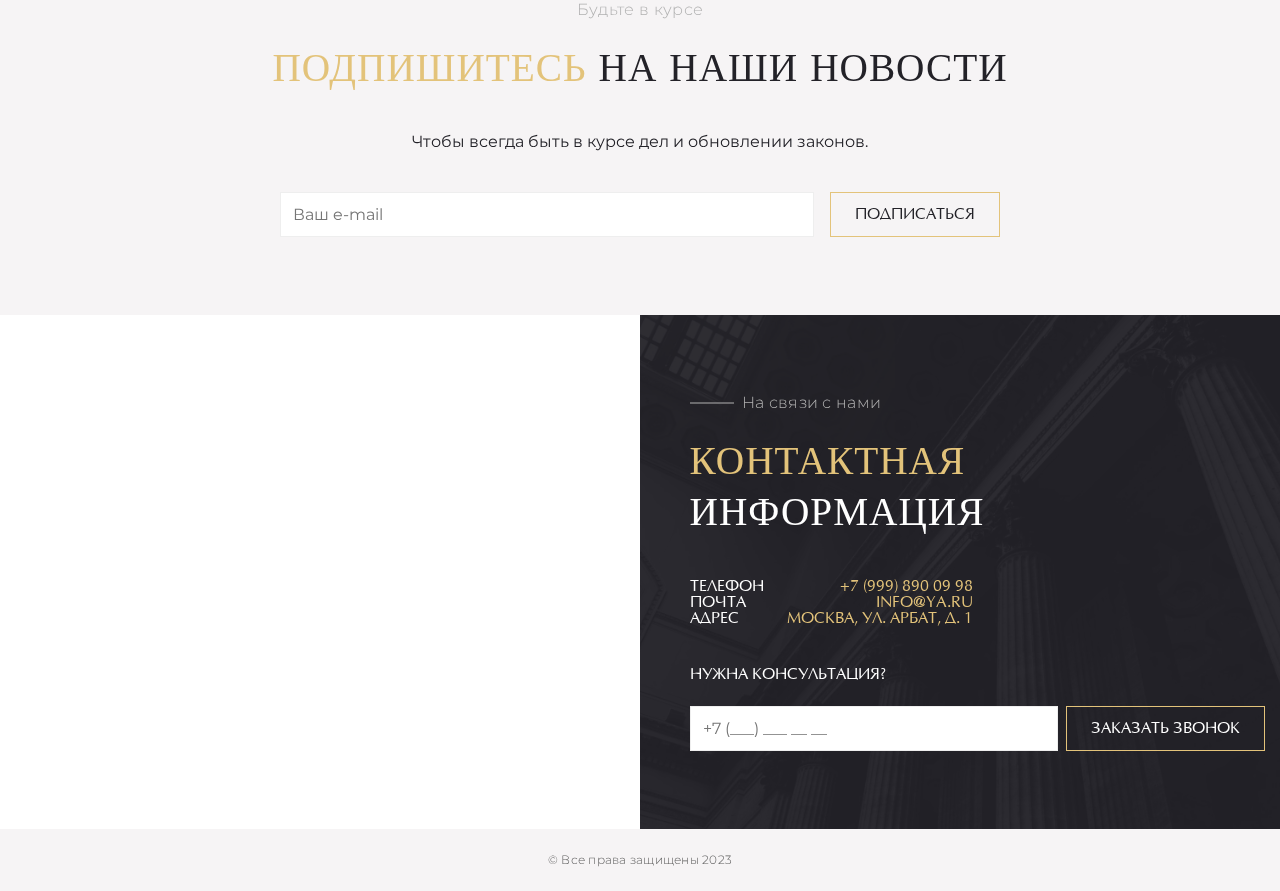
<file: home.html>
<!doctype html>
<html lang="en">

<head>
	<title>HomePage</title>
	<meta charset="UTF-8" />
	<meta name="format-detection" content="telephone=no" />
	<!-- <style>body{opacity: 0;}</style> -->
	<link rel="stylesheet" href="css/style.min.css?_v=20231029182730" />
	<link rel="shortcut icon" href="favicon.ico" />
	<!-- <meta name="robots" content="noindex, nofollow"> -->
	<meta name="viewport" content="width=device-width, initial-scale=1.0" />
</head>

<body>
	<div class="wrapper">
		<!-- <div id="popup" aria-hidden="true" class="popup">
  <div class="popup__wrapper">
    <div class="popup__content">
      <button data-close type="button" class="popup__close">Закрити</button>
      <div class="popup__text">Text</div>
    </div>
  </div>
</div> -->
		<div id="order-popup" aria-hidden="true" class="order-popup popup">
			<div class="order-popup__wrapper popup__wrapper">
				<div class="order-popup__content popup__content">
					<button data-close type="button" class="popup__close"></button>
					<div class="order-popup__body">
						<h2 class="order-popup__title title">
							Оставьте заявку <span>мы с вами свяжемся</span>
						</h2>
						<form action="files/sendmail/sendmail.php" method="POST" class="order-popup__form">
							<input type="text" name="form[name]" data-error="Error" placeholder="Ваше имя" class="order-popup__input input" />
							<input type="tel" name="form[tel]" data-error="Error" placeholder="+7 (___) ___ __ __" class="order-popup__input input" />
							<input type="email" name="form[email]" data-error="Error" placeholder="Ваш e-mail" class="order-popup__input input" />
							<button type="submit" class="order-popup__btn button">
								Отправить
							</button>
						</form>
					</div>
				</div>
			</div>
		</div>
		<header class="header">
			<div class="header__container">
				<div class="header__content">
					<div class="header__left left-header">
						<div class="left-header__img">
							<a href="#" class="header__logo"><img src="img/logo.svg" alt="logo" /></a>
						</div>
					</div>
					<div class="header__menu menu">
						<nav class="menu__body">
							<ul class="menu__list">
								<li class="menu__item">
									<a href="#" class="menu__link _active">Главная</a>
								</li>
								<li class="menu__item">
									<a href="#" class="menu__link">Услуги</a>
								</li>
								<li class="menu__item">
									<a href="#" class="menu__link">Сопровождение</a>
								</li>
								<li class="menu__item">
									<a href="#" class="menu__link">Полезное</a>
								</li>
								<li class="menu__item">
									<a href="#" class="menu__link">О компании</a>
								</li>
								<li class="menu__item">
									<a href="#" class="menu__link">Контакты</a>
								</li>
							</ul>
						</nav>
					</div>
					<div class="header__right right-header">
						<a href="tel:79998900998" class="right-header__phone">+7 (999) 890 09 98</a>
						<button type="button" class="menu__icon icon-menu">
							<span></span>
						</button>
					</div>
				</div>
			</div>
		</header>

		<main class="page">
			<section class="main">
				<div class="main__img-ibg" data-prlx-parent>
					<picture><source srcset="img/main/bg.webp" type="image/webp"><img src="img/main/bg.png" alt="bg" data-prlx /></picture>
				</div>

				<div class="main__dark"></div>
				<div class="main__container">
					<div class="main__content">
						<div class="main__body body-main">
							<div class="body-main__left left-main">
								<h1 class="left-main__title">Решим любой правовой вопрос</h1>
								<p class="left-main__desc">
									Помощь в решении любого правового вопроса в вашу пользу
								</p>
								<div class="left-main__form form-left-main">
									<p class="form-left-main__title">Нужна консультация?</p>
									<form class="form-left-main__form" action="files/sendmail/sendmail.php" method="POST">
										<input type="tel" name="form[phone]" data-error="Error" placeholder="+7 (___) ___ __ __" class="form-left-main__input input tel-input" />
										<a type="submit" class="form-left-main__btn button button_w" data-popup="#order-popup">
											Заказать звонок
										</a>
									</form>
								</div>
							</div>
						</div>
						<div class="right-body-main__img">
							<picture><source srcset="img/main/01.webp" type="image/webp"><img src="img/main/01.png" alt="img" /></picture>
						</div>
						<div class="main__bottom bottom-main">
							<div class="bottom-main__bg"></div>
							<div class="bottom-main__items">
								<div class="bottom-main__item item-bottom-main">
									<p class="item-bottom-main__title">89%</p>
									<p class="item-bottom-main__desc">Выигранных дел</p>
								</div>
								<div class="bottom-main__item item-bottom-main">
									<p class="item-bottom-main__title">34</p>
									<p class="item-bottom-main__desc">Сотрудника в штате</p>
								</div>
								<div class="bottom-main__item item-bottom-main">
									<p class="item-bottom-main__title">18</p>
									<p class="item-bottom-main__desc">Лет на рынке</p>
								</div>
							</div>
						</div>
					</div>
				</div>
			</section>

			<section class="do-care">
				<div class="do-care__bg-ibg" data-prlx-parent>
					<picture><source srcset="img/do-care/bg.webp" type="image/webp"><img src="img/do-care/bg.png" alt="bg" data-prlx /></picture>
				</div>
				<div class="do-care__container">
					<div class="do-care__img">
						<picture><source srcset="img/do-care/01.webp" type="image/webp"><img src="img/do-care/01.png" alt="man" /></picture>
					</div>
					<div class="do-care__content">
						<div class="do-care__quote quote-do-care">
							<div class="quote-do-care__painting">
								<picture><source srcset="img/do-care/painting.webp" type="image/webp"><img src="img/do-care/painting.png" alt="painting" /></picture>
							</div>
							<h3 class="quote-do-care__subtitle subtitle subtitle_dash">
								Слово руководителя
							</h3>
							<div class="quote-do-care__body">
								<span class="quote-do-care__quote quote quote_top _icon-quote"></span>
								<span class="quote-do-care__quote quote quote_bottom _icon-quote"></span>
								<h2 class="quote-do-care__title title">
									Потому что нам <span>не все равно</span>
								</h2>
								<p class="quote-do-care__desc">
									Я обеспечу представление Ваших интересов в судах общей
									юрисдикции, арбитраже, третейском суде, приму участие в
									переговорах, окажу помощь на стадии досудебного
									урегулирования споров.
								</p>
							</div>

							<div class="quote-do-care__author author-quote-do-care">
								<h4 class="author-quote-do-care__title">
									Жемчужин Василий Яковлевич
								</h4>
								<p class="author-quote-do-care__desc">Генеральный директор</p>
							</div>
						</div>
					</div>
				</div>
			</section>

			<section class="why-us">
				<div class="why-us__bg-ibg" data-prlx-parent>
					<picture><source srcset="img/why-us/bg.webp" type="image/webp"><img src="img/why-us/bg.png" alt="bg" data-prlx /></picture>
				</div>
				<div class="why-us__container">
					<div class="why-us__content">
						<div class="why-us__top top-why-us">
							<h3 class="top-why-us__subtitle subtitle">Наши преимущества</h3>
							<h2 class="top-why-us__title title">
								Почему <span>выбирают</span> нас
							</h2>
						</div>
						<div class="why-us__cards">
							<div class="why-us__card card-why-us">
								<div class="card-why-us__body">
									<div class="card-why-us__img">
										<img src="img/why-us/01.svg" alt="clock" />
									</div>
									<h4 class="card-why-us__title">круглосуточная поддержка</h4>
									<p class="card-why-us__desc">
										Звонки по любым вопросам в удобное для вас время. Мы
										всегда рядом
									</p>
								</div>
							</div>
							<div class="why-us__card card-why-us">
								<div class="card-why-us__body">
									<div class="card-why-us__img">
										<img src="img/why-us/02.svg" alt="briefcase" />
									</div>
									<h4 class="card-why-us__title">Высокая экспертность</h4>
									<p class="card-why-us__desc">
										Наши специалисты постоянно улучшают свои навыки и изучают
										новые подходы
									</p>
								</div>
							</div>
							<div class="why-us__card card-why-us">
								<div class="card-why-us__body">
									<div class="card-why-us__img">
										<img src="img/why-us/03.svg" alt="horse" />
									</div>
									<h4 class="card-why-us__title">
										думаем на два шага вперед
									</h4>
									<p class="card-why-us__desc">
										Звонки по любым вопросам в удобное для вас время. Мы
										всегда рядом
									</p>
								</div>
							</div>
							<div class="why-us__card card-why-us">
								<div class="card-why-us__body">
									<div class="card-why-us__img">
										<img src="img/why-us/04.svg" alt="book" />
									</div>
									<h4 class="card-why-us__title">Знания – наша сила</h4>
									<p class="card-why-us__desc">
										Звонки по любым вопросам в удобное для вас время. Мы
										всегда рядом
									</p>
								</div>
							</div>
						</div>
						<a href="#" class="why-us__btn button" data-popup="#order-popup">Заказать звонок</a>
					</div>
				</div>
			</section>

			<section class="our-specialists">
				<div class="our-specialists__container">
					<div class="our-specialists__content">
						<div class="our-specialists__left left-our-specialists">
							<h2 class="left-our-specialists__subtitle subtitle subtitle_dash">
								Наша команда
							</h2>
							<h3 class="left-our-specialists__title title">
								Наши специалисты знают <span>свое дело</span>
							</h3>
							<p class="left-our-specialists__desc">
								Я обеспечу представление Ваших интересов в судах общей
								юрисдикции, арбитраже, третейском суде, приму участие в
								переговорах.
							</p>
							<a href="#" class="left-our-specialists__btn button">Заказать звонок</a>
						</div>
						<div class="our-specialists__slider swiper">
							<div class="our-specialists__wrapper swiper-wrapper">
								<div class="our-specialists__slide slide-our-specialists swiper-slide">
									<div class="slide-our-specialists__body">
										<div class="slide-our-specialists__img-ibg">
											<picture><source srcset="img/our-specialists/01.webp" type="image/webp"><img src="img/our-specialists/01.png" alt="photo of specialist" /></picture>
										</div>
										<div class="slide-our-specialists__info info-slide-specialist">
											<h4 class="info-slide-specialist__name">
												КИРИЛЛ АЛЕКСАНДРОВич
											</h4>
											<p class="info-slide-specialist__exp">27 лет стажа</p>
										</div>
									</div>
								</div>

								<div class="our-specialists__slide slide-our-specialists swiper-slide">
									<div class="slide-our-specialists__body slide-our-specialists_reverse">
										<div class="slide-our-specialists__img-ibg">
											<picture><source srcset="img/our-specialists/02.webp" type="image/webp"><img src="img/our-specialists/02.png" alt="photo of specialist" /></picture>
										</div>
										<div class="slide-our-specialists__info info-slide-specialist">
											<h4 class="info-slide-specialist__name">
												Любовь Юрьевна
											</h4>
											<p class="info-slide-specialist__exp">18 лет стажа</p>
										</div>
									</div>
								</div>

								<div class="our-specialists__slide slide-our-specialists swiper-slide">
									<div class="slide-our-specialists__body">
										<div class="slide-our-specialists__img-ibg">
											<picture><source srcset="img/our-specialists/03.webp" type="image/webp"><img src="img/our-specialists/03.png" alt="photo of specialist" /></picture>
										</div>
										<div class="slide-our-specialists__info info-slide-specialist">
											<h4 class="info-slide-specialist__name">
												Иван васильевич
											</h4>
											<p class="info-slide-specialist__exp">17 лет стажа</p>
										</div>
									</div>
								</div>

								<div class="our-specialists__slide slide-our-specialists swiper-slide">
									<div class="slide-our-specialists__body slide-our-specialists_reverse">
										<div class="slide-our-specialists__img-ibg">
											<picture><source srcset="img/our-specialists/04.webp" type="image/webp"><img src="img/our-specialists/04.png" alt="photo of specialist" /></picture>
										</div>
										<div class="slide-our-specialists__info info-slide-specialist">
											<h4 class="info-slide-specialist__name">
												АННА ДМИТРИЕВНА
											</h4>
											<p class="info-slide-specialist__exp">12 лет стажа</p>
										</div>
									</div>
								</div>

								<div class="our-specialists__slide slide-our-specialists swiper-slide">
									<div class="slide-our-specialists__body">
										<div class="slide-our-specialists__img-ibg">
											<picture><source srcset="img/our-specialists/01.webp" type="image/webp"><img src="img/our-specialists/01.png" alt="photo of specialist" /></picture>
										</div>
										<div class="slide-our-specialists__info info-slide-specialist">
											<h4 class="info-slide-specialist__name">
												КИРИЛЛ АЛЕКСАНДРОВич
											</h4>
											<p class="info-slide-specialist__exp">27 лет стажа</p>
										</div>
									</div>
								</div>

								<div class="our-specialists__slide slide-our-specialists swiper-slide">
									<div class="slide-our-specialists__body slide-our-specialists_reverse">
										<div class="slide-our-specialists__img-ibg">
											<picture><source srcset="img/our-specialists/02.webp" type="image/webp"><img src="img/our-specialists/02.png" alt="photo of specialist" /></picture>
										</div>
										<div class="slide-our-specialists__info info-slide-specialist">
											<h4 class="info-slide-specialist__name">
												Любовь Юрьевна
											</h4>
											<p class="info-slide-specialist__exp">18 лет стажа</p>
										</div>
									</div>
								</div>

								<div class="our-specialists__slide slide-our-specialists swiper-slide">
									<div class="slide-our-specialists__body">
										<div class="slide-our-specialists__img-ibg">
											<picture><source srcset="img/our-specialists/03.webp" type="image/webp"><img src="img/our-specialists/03.png" alt="photo of specialist" /></picture>
										</div>
										<div class="slide-our-specialists__info info-slide-specialist">
											<h4 class="info-slide-specialist__name">
												Иван васильевич
											</h4>
											<p class="info-slide-specialist__exp">17 лет стажа</p>
										</div>
									</div>
								</div>

								<div class="our-specialists__slide slide-our-specialists swiper-slide">
									<div class="slide-our-specialists__body slide-our-specialists_reverse">
										<div class="slide-our-specialists__img-ibg">
											<picture><source srcset="img/our-specialists/04.webp" type="image/webp"><img src="img/our-specialists/04.png" alt="photo of specialist" /></picture>
										</div>
										<div class="slide-our-specialists__info info-slide-specialist">
											<h4 class="info-slide-specialist__name">
												АННА ДМИТРИЕВНА
											</h4>
											<p class="info-slide-specialist__exp">12 лет стажа</p>
										</div>
									</div>
								</div>
							</div>
						</div>
					</div>
				</div>
			</section>

			<section class="choose-us">
				<div class="choose-us__bg-ibg" data-prlx-parent>
					<picture><source srcset="img/choose-us/bg.webp" type="image/webp"><img src="img/choose-us/bg.jpg" alt="bg" data-prlx /></picture>
				</div>
				<div class="choose-us__dark"></div>
				<div class="choose-us__container">
					<div class="choose-us__content">
						<div class="choose-us__top top-choose-us">
							<h3 class="top-choose-us__subtitle subtitle">Нам доверяют</h3>
							<h2 class="top-choose-us__title title">
								они <span>выбрали</span> нас
							</h2>
						</div>
						<div class="choose-us__cards">
							<div class="choose-us__card card-choose-us">
								<div class="card-choose-us__body">
									<div class="card-choose-us__img">
										<picture><source srcset="img/choose-us/01.webp" type="image/webp"><img src="img/choose-us/01.png" alt="company" /></picture>
									</div>
									<p class="card-choose-us__name">mini cooper</p>
								</div>
							</div>
							<div class="choose-us__card card-choose-us">
								<div class="card-choose-us__body">
									<div class="card-choose-us__img">
										<picture><source srcset="img/choose-us/02.webp" type="image/webp"><img src="img/choose-us/02.png" alt="company" /></picture>
									</div>
									<p class="card-choose-us__name">сбер</p>
								</div>
							</div>
							<div class="choose-us__card card-choose-us">
								<div class="card-choose-us__body">
									<div class="card-choose-us__img">
										<picture><source srcset="img/choose-us/03.webp" type="image/webp"><img src="img/choose-us/03.png" alt="company" /></picture>
									</div>
									<p class="card-choose-us__name">сколково</p>
								</div>
							</div>
							<div class="choose-us__card card-choose-us">
								<div class="card-choose-us__body">
									<div class="card-choose-us__img">
										<picture><source srcset="img/choose-us/04.webp" type="image/webp"><img src="img/choose-us/04.png" alt="company" /></picture>
									</div>
									<p class="card-choose-us__name">psychology</p>
								</div>
							</div>
							<div class="choose-us__card card-choose-us">
								<div class="card-choose-us__body">
									<div class="card-choose-us__img">
										<picture><source srcset="img/choose-us/05.webp" type="image/webp"><img src="img/choose-us/05.png" alt="company" /></picture>
									</div>
									<p class="card-choose-us__name">Valorant</p>
								</div>
							</div>
							<div class="choose-us__card card-choose-us">
								<div class="card-choose-us__body">
									<div class="card-choose-us__img">
										<picture><source srcset="img/choose-us/06.webp" type="image/webp"><img src="img/choose-us/06.png" alt="company" /></picture>
									</div>
									<p class="card-choose-us__name">первый канал</p>
								</div>
							</div>
						</div>
					</div>
				</div>
			</section>

			<section class="reviews">
				<div class="reviews__container">
					<div class="reviews__content">
						<div class="reviews__top top-reviews">
							<h3 class="top-reviews__subtitle subtitle">О нас говорят</h3>
							<h2 class="top-reviews__title title">
								<span>Отзывы</span> наших клиентов
							</h2>
						</div>
						<div class="reviews__slider slider-reviews swiper">
							<div class="reviews__wrapper swiper-wrapper">
								<div class="reviews__slide slide-reviews swiper-slide">
									<div class="slide-reviews__wrapper">
										<div class="slide-reviews__body">
											<div class="slide-reviews__img">
												<picture><source srcset="img/reviews/01.webp" type="image/webp"><img src="img/reviews/01.png" alt="photo" /></picture>
											</div>
											<div class="slide-reviews__quote_top quote _icon-quote"></div>
											<div class="slide-reviews__quote_bottom quote _icon-quote"></div>
											<div class="slide-reviews__content">
												<p class="slide-reviews__desc" data-swiper-parallax="-150">
													Я обеспечу представление Ваших интересов в судах
													общей юрисдикции, арбитраже, третейском суде, приму
													участие в переговорах, окажу помощь на стадии
													досудебного урегулирования споров.
												</p>
												<div class="slide-reviews__info info-slide-reviews">
													<p class="info-slide-reviews__name" data-swiper-parallax="-200">
														Юлия Воробьева
													</p>
													<p class="info-slide-reviews__desc" data-swiper-parallax="-250">
														Директор компании “Воробьева и ко”
													</p>
												</div>
											</div>
										</div>
									</div>
								</div>
								<div class="reviews__slide slide-reviews swiper-slide">
									<div class="slide-reviews__wrapper">
										<div class="slide-reviews__body">
											<div class="slide-reviews__img">
												<picture><source srcset="img/reviews/01.webp" type="image/webp"><img src="img/reviews/01.png" alt="photo" /></picture>
											</div>
											<div class="slide-reviews__quote_top quote _icon-quote"></div>
											<div class="slide-reviews__quote_bottom quote _icon-quote"></div>
											<div class="slide-reviews__content">
												<p class="slide-reviews__desc" data-swiper-parallax="-150">
													Я обеспечу представление Ваших интересов в судах
													общей юрисдикции, арбитраже, третейском суде, приму
													участие в переговорах, окажу помощь на стадии
													досудебного урегулирования споров.
												</p>
												<div class="slide-reviews__info info-slide-reviews">
													<p class="info-slide-reviews__name" data-swiper-parallax="-200">
														Юлия Воробьева
													</p>
													<p class="info-slide-reviews__desc" data-swiper-parallax="-250">
														Директор компании “Воробьева и ко”
													</p>
												</div>
											</div>
										</div>
									</div>
								</div>
								<div class="reviews__slide slide-reviews swiper-slide">
									<div class="slide-reviews__wrapper">
										<div class="slide-reviews__body">
											<div class="slide-reviews__img">
												<picture><source srcset="img/reviews/01.webp" type="image/webp"><img src="img/reviews/01.png" alt="photo" /></picture>
											</div>
											<div class="slide-reviews__quote_top quote _icon-quote"></div>
											<div class="slide-reviews__quote_bottom quote _icon-quote"></div>
											<div class="slide-reviews__content">
												<p class="slide-reviews__desc" data-swiper-parallax="-150">
													Я обеспечу представление Ваших интересов в судах
													общей юрисдикции, арбитраже, третейском суде, приму
													участие в переговорах, окажу помощь на стадии
													досудебного урегулирования споров.
												</p>
												<div class="slide-reviews__info info-slide-reviews">
													<p class="info-slide-reviews__name" data-swiper-parallax="-200">
														Юлия Воробьева
													</p>
													<p class="info-slide-reviews__desc" data-swiper-parallax="-250">
														Директор компании “Воробьева и ко”
													</p>
												</div>
											</div>
										</div>
									</div>
								</div>
							</div>
							<div class="slider-reviews__pagination"></div>
							<button type="button" class="slider-reviews__arrow slider-reviews__prev _icon-arrow"></button>
							<button type="button" class="slider-reviews__arrow slider-reviews__next _icon-arrow"></button>
						</div>
					</div>
				</div>
			</section>

			<section class="blog">
				<div class="blog__container">
					<div class="blog__content">
						<div class="blog__top top-blog">
							<div class="top-blog__left">
								<h3 class="top-blog__subtitle subtitle subtitle_dash">
									Наш блог
								</h3>
								<h2 class="top-blog__title title">
									<span>полезно</span> знать
								</h2>
							</div>
							<a href="#" class="top-blog__btn button">Читать больше</a>
						</div>
						<div class="blog__body">
							<div class="blog__cards">
								<div class="blog__card card-blog">
									<div class="card-blog__body">
										<div class="card-blog__img-ibg">
											<picture><source srcset="img/blog/01.webp" type="image/webp"><img src="img/blog/01.png" alt="bg" /></picture>
										</div>
										<div class="card-blog__content">
											<p class="card-blog__date">15 апреля</p>
											<h4 class="card-blog__title">
												Как использовать закон в свою пользу?
											</h4>
											<a href="#" class="card-blog__btn button">Читать</a>
										</div>
									</div>
								</div>

								<div class="blog__card card-blog">
									<div class="card-blog__body">
										<div class="card-blog__img-ibg">
											<picture><source srcset="img/blog/02.webp" type="image/webp"><img src="img/blog/02.png" alt="bg" /></picture>
										</div>
										<div class="card-blog__content">
											<p class="card-blog__date">09 апреля</p>
											<h4 class="card-blog__title">
												библиотека юристов. Что почитать?
											</h4>
											<a href="#" class="card-blog__btn button">Читать</a>
										</div>
									</div>
								</div>

								<div class="blog__card card-blog">
									<div class="card-blog__body">
										<div class="card-blog__img-ibg">
											<picture><source srcset="img/blog/03.webp" type="image/webp"><img src="img/blog/03.png" alt="bg" /></picture>
										</div>
										<div class="card-blog__content">
											<p class="card-blog__date">06 марта</p>
											<h4 class="card-blog__title">
												на что обратить внимание в документах?
											</h4>
											<a href="#" class="card-blog__btn button">Читать</a>
										</div>
									</div>
								</div>

								<div class="blog__card card-blog">
									<div class="card-blog__body">
										<div class="card-blog__img-ibg">
											<picture><source srcset="img/blog/04.webp" type="image/webp"><img src="img/blog/04.png" alt="bg" /></picture>
										</div>
										<div class="card-blog__content">
											<p class="card-blog__date">23 февраля</p>
											<h4 class="card-blog__title">
												залог успешных дел наших юристов
											</h4>
											<a href="#" class="card-blog__btn button">Читать</a>
										</div>
									</div>
								</div>
							</div>
						</div>
					</div>
				</div>
			</section>

			<section class="news">
				<div class="news__container">
					<div class="news__content">
						<div class="news__top top-news">
							<h3 class="top-news__subtitle subtitle">Будьте в курсе</h3>
							<h2 class="top-news__title title">
								<span>подпишитесь</span> на наши новости
							</h2>
							<p class="top-news__desc">
								Чтобы всегда быть в курсе дел и обновлении законов.
							</p>
						</div>
						<div class="news__form form-news">
							<form action="files/sendmail/sendmail.php" method="POST">
								<input type="email" name="form[email]" data-error="Error" placeholder="Ваш e-mail" class="form-news__input input" />
								<button type="submit" class="form-news__btn button">
									подписаться
								</button>
							</form>
						</div>
					</div>
				</div>
			</section>

			<section class="contacts">
				<div data-da=".contacts__content, 767.98,first" class="contacts__map" id="map"></div>
				<div class="contacts__img-ibg" data-prlx-parent>
					<picture><source srcset="img/contacts/bg.webp" type="image/webp"><img src="img/contacts/bg.png" alt="bg" data-prlx /></picture>
				</div>
				<div class="contacts__dark"></div>
				<div class="contacts__container">
					<div class="contacts__content">
						<div class="contacts__top top-contacts">
							<h3 class="top-contacts__subtitle subtitle subtitle_dash">
								На связи с нами
							</h3>
							<h2 class="top-contacts__title title">
								<span>Контактная</span> информация
							</h2>
						</div>
						<div class="contacts__info info-contacts">
							<div class="info-contacts__items">
								<div class="info-contacts__item item-info-contacts">
									<p class="item-info-contacts__field">телефон</p>
									<p class="item-info-contacts__value">+7 (999) 890 09 98</p>
								</div>
								<div class="info-contacts__item item-info-contacts">
									<p class="item-info-contacts__field">почта</p>
									<p class="item-info-contacts__value">info@ya.ru</p>
								</div>
								<div class="info-contacts__item item-info-contacts">
									<p class="item-info-contacts__field">адрес</p>
									<p class="item-info-contacts__value">
										Москва, ул. Арбат, д. 1
									</p>
								</div>
							</div>
						</div>
						<div class="contacts__form form-contacts">
							<p class="form-contacts__title">Нужна консультация?</p>
							<form class="form-contacts__form" action="files/sendmail/sendmail.php" method="POST">
								<input type="tel" name="form[phone]" data-error="Error" placeholder="+7 (___) ___ __ __" class="form-contacts__input input tel-input" />
								<button type="submit" class="form-contacts__btn button button_w" data-popup="#order-popup">
									Заказать звонок
								</button>
							</form>
						</div>
					</div>
				</div>
			</section>
		</main>
		<footer class="footer">
			<div class="footer__container">
				<div class="footer__content">
					<p class="footer__copyright">© Все права защищены 2023</p>
				</div>
			</div>
		</footer>

	</div>
	<script src="js/app.min.js?_v=20231029182730"></script>

</body>

</html>
</file>
<file: css/style.min.css>
@charset "UTF-8";@import url(https://fonts.googleapis.com/css?family=Montserrat:300,300italic&display=swap);@font-face{font-family:icons;font-display:swap;src:url(../fonts/icons.woff2) format("woff2"),url(../fonts/icons.woff) format("woff");font-weight:400;font-style:normal}@font-face{font-family:OptimaEL;font-display:swap;src:url(../fonts/OPTIMAEL-TEXT-1.woff2) format("woff2"),url(../fonts/OPTIMAEL-TEXT-1.woff) format("woff");font-weight:400;font-style:normal}@font-face{font-family:Optimal;font-display:swap;src:url("../fonts/Optimal Regular.woff2") format("woff2"),url("../fonts/Optimal Regular.woff") format("woff");font-weight:400;font-style:normal}[class*=_icon-]:before{font-family:icons;font-style:normal;font-weight:400;font-variant:normal;text-transform:none;line-height:1;-webkit-font-smoothing:antialiased;-moz-osx-font-smoothing:grayscale}[class*=_icon-]:before{display:block}._icon-arrow:before{content:"\e900"}._icon-location:before{content:"\e901"}._icon-quote:before{content:"\e902"}*{padding:0;margin:0;border:0}*,:after,:before{-webkit-box-sizing:border-box;box-sizing:border-box}body,html{height:100%;min-width:320px}body{color:#232228;line-height:1;font-family:Montserrat;font-size:1rem;-ms-text-size-adjust:100%;-moz-text-size-adjust:100%;-webkit-text-size-adjust:100%;-webkit-font-smoothing:antialiased;-moz-osx-font-smoothing:grayscale}button,input,textarea{font-family:Montserrat;font-size:inherit}button{cursor:pointer;color:inherit;background-color:transparent}a{color:inherit;text-decoration:none}ul li{list-style:none}img{vertical-align:top}h1,h2,h3,h4,h5,h6{font-weight:inherit;font-size:inherit}.lock body{overflow:hidden;-ms-touch-action:none;touch-action:none;-ms-scroll-chaining:none;overscroll-behavior:none}.wrapper{min-height:100%;display:-webkit-box;display:-ms-flexbox;display:flex;-webkit-box-orient:vertical;-webkit-box-direction:normal;-ms-flex-direction:column;flex-direction:column;overflow:hidden}@supports (overflow:clip){.wrapper{overflow:clip}}.wrapper>main{-webkit-box-flex:1;-ms-flex:1 1 auto;flex:1 1 auto}.wrapper>*{min-width:0}iframe#webpack-dev-server-client-overlay{display:none!important}[class*=__container]{max-width:82.875rem;margin:0 auto;padding:0 .9375rem}.button{display:-webkit-inline-box;display:-ms-inline-flexbox;display:inline-flex;-webkit-box-pack:center;-ms-flex-pack:center;justify-content:center;-webkit-box-align:center;-ms-flex-align:center;align-items:center;padding:12px 24px;color:#232228;font-family:Optimal;font-size:1rem;font-weight:400;border:1px solid #e3c37a;text-transform:uppercase;white-space:nowrap;-webkit-transition:all .3s ease 0s;transition:all .3s ease 0s}.button._fw{width:100%}.button_w{color:#fff}input[type=email],input[type=tel],input[type=text],textarea{-webkit-appearance:none;-moz-appearance:none;appearance:none;outline:0}.input{border-radius:0!important;width:100%;display:-webkit-inline-box;display:-ms-inline-flexbox;display:inline-flex;padding:12px 12px;border:1px solid #eee;-webkit-transition:all .3s ease 0s;transition:all .3s ease 0s}.input._form-focus{border:1px solid #9e9e9e}.input[placeholder]:not([data-placeholder-nohiden])::-webkit-input-placeholder{-webkit-transition:opacity .3s;transition:opacity .3s}.input[placeholder]:not([data-placeholder-nohiden])::-moz-placeholder{-moz-transition:opacity .3s;transition:opacity .3s}.input[placeholder]:not([data-placeholder-nohiden]):-ms-input-placeholder{-ms-transition:opacity .3s;transition:opacity .3s}.input[placeholder]:not([data-placeholder-nohiden])::-ms-input-placeholder{-ms-transition:opacity .3s;transition:opacity .3s}.input[placeholder]:not([data-placeholder-nohiden])::placeholder{-webkit-transition:opacity .3s;transition:opacity .3s}.input[placeholder]:not([data-placeholder-nohiden]):focus::-webkit-input-placeholder{opacity:0}.input[placeholder]:not([data-placeholder-nohiden]):focus::-moz-placeholder{opacity:0}.input[placeholder]:not([data-placeholder-nohiden]):focus:-ms-input-placeholder{opacity:0}.input[placeholder]:not([data-placeholder-nohiden]):focus::-ms-input-placeholder{opacity:0}.input[placeholder]:not([data-placeholder-nohiden]):focus::placeholder{opacity:0}textarea.input{resize:none;padding:0 0}body::after{content:"";background-color:rgba(0,0,0,.5);position:fixed;width:100%;height:100%;top:0;left:0;opacity:0;-webkit-transition:opacity .8s ease 0s;transition:opacity .8s ease 0s;pointer-events:none;z-index:149}.popup-show body::after{opacity:1}.popup{position:fixed;top:0;left:0;bottom:0;right:0;padding:30px 10px;-webkit-transition:visibility .8s ease 0s;transition:visibility .8s ease 0s;visibility:hidden;pointer-events:none}.popup_show{z-index:150;visibility:visible;overflow:auto;pointer-events:auto}.popup_show .popup__content{visibility:visible;-webkit-transform:scale(1);-ms-transform:scale(1);transform:scale(1)}.popup__wrapper{display:-webkit-box;display:-ms-flexbox;display:flex;-webkit-box-orient:vertical;-webkit-box-direction:normal;-ms-flex-direction:column;flex-direction:column;-webkit-box-align:center;-ms-flex-align:center;align-items:center;min-height:100%;-webkit-box-flex:1;-ms-flex:1 1 auto;flex:1 1 auto;width:100%;display:flex;-webkit-box-pack:center;-ms-flex-pack:center;justify-content:center;align-items:center}.popup__content{visibility:hidden;-webkit-transform:scale(0);-ms-transform:scale(0);transform:scale(0);-webkit-transition:-webkit-transform .3s ease 0s;transition:-webkit-transform .3s ease 0s;transition:transform .3s ease 0s;transition:transform .3s ease 0s,-webkit-transform .3s ease 0s;background-color:#fff;padding:20px;width:100%;max-width:963px;border-radius:20px;position:relative}.lock .popup__content{visibility:visible}.popup__close{position:absolute;top:-25px;right:-25px;height:1.5625rem;width:1.5625rem}.popup__close::after,.popup__close::before{content:"";width:1.5625rem;height:2px;position:absolute;top:50%;left:0;background-color:#b1b1b1;-webkit-transform:translate(0,-50%);-ms-transform:translate(0,-50%);transform:translate(0,-50%)}.popup__close::after{-webkit-transform:rotate(45deg);-ms-transform:rotate(45deg);transform:rotate(45deg)}.popup__close::before{-webkit-transform:rotate(-45deg);-ms-transform:rotate(-45deg);transform:rotate(-45deg)}.order-popup{text-align:center}.order-popup__content{padding:1.5rem}.order-popup__body{border:1px solid var(--Dark-Yellow,#a4834e)}.order-popup__title{margin-bottom:2.5rem}.order-popup__input{margin-bottom:1.5rem}.order-popup__btn{margin-top:1rem}[class*=-ibg]{position:relative}[class*=-ibg] img{position:absolute;width:100%;height:100%;top:0;left:0;-o-object-fit:cover;object-fit:cover}[class*=-ibg_contain] img{-o-object-fit:contain;object-fit:contain}.title{font-family:OptimaEL;font-weight:400;line-height:1.3;letter-spacing:1px;text-transform:uppercase}.title span{color:#e3c37a}.subtitle{color:var(--Disable-Gray,#b1b1b1);font-weight:300;line-height:1.5;letter-spacing:.32px}.subtitle_dash{position:relative;padding-left:3.25rem}.subtitle_dash::before{content:"";position:absolute;width:44px;height:1px;top:50%;left:0;-webkit-transform:translate(0,-50%);-ms-transform:translate(0,-50%);transform:translate(0,-50%);background-color:#b1b1b1}.quote{position:absolute;font-size:4.6875rem;color:rgba(177,177,177,.6117647059)}.quote_top{top:0;-webkit-transform:rotate(-180deg) translate(0,-15%);-ms-transform:rotate(-180deg) translate(0,-15%);transform:rotate(-180deg) translate(0,-15%)}.quote_bottom{bottom:0;-webkit-transform:translate(0,30%);-ms-transform:translate(0,30%);transform:translate(0,30%)}.header{width:100%;position:fixed;padding:10px 0;z-index:100;-webkit-transition:all .3s ease 0s;transition:all .3s ease 0s;background-color:transparent}.header__content{min-height:50px;display:-webkit-box;display:-ms-flexbox;display:flex;-webkit-box-pack:justify;-ms-flex-pack:justify;justify-content:space-between;-webkit-box-align:center;-ms-flex-align:center;align-items:center}.gray-header{background-color:#232228}.menu{-ms-grid-column-align:center;justify-self:center}.menu__list{display:-webkit-box;display:-ms-flexbox;display:flex;-ms-flex-wrap:wrap;flex-wrap:wrap;position:relative}.menu__list::after{content:"";position:absolute;width:500vw;height:1px;bottom:-23px;left:-200%;background-color:rgba(177,177,177,.16)}.menu__link{color:#b1b1b1;text-align:center;font-size:.875rem;font-weight:300;line-height:1.5;position:relative;-webkit-transition:all .3s ease 0s;transition:all .3s ease 0s}.menu__link::before{content:"";position:absolute;width:0%;height:1px;bottom:-23px;left:50%;-webkit-transform:translate(-50%,0);-ms-transform:translate(-50%,0);transform:translate(-50%,0);background-color:#e3c37a;-webkit-transition:all .3s ease 0s;transition:all .3s ease 0s}.menu__link:hover{color:#e3c37a}.menu__link._active{color:#e3c37a}.menu__link._active::before{width:100%}.right-header{display:-webkit-box;display:-ms-flexbox;display:flex;-webkit-box-align:center;-ms-flex-align:center;align-items:center}.right-header__phone{color:#e3c37a;font-family:Optimal;text-transform:uppercase;-webkit-transition:all .3s ease 0s;transition:all .3s ease 0s}.right-header__phone:hover{color:#ffe8b3}.icon-menu{display:none}.footer{padding:22px 0;background:var(--NG-Light-Gray,#f6f4f5)}.footer__content{display:-webkit-box;display:-ms-flexbox;display:flex;-webkit-box-pack:center;-ms-flex-pack:center;justify-content:center}.footer__copyright{color:#5d5d5d;text-align:center;font-size:.75rem;font-weight:300;line-height:1.5;letter-spacing:.24px}.main{position:relative;overflow:hidden}.main__content{position:relative}.main__dark{position:absolute;width:100%;height:100%;top:0;left:0;background-color:rgba(35,34,40,.91);-webkit-backdrop-filter:blur(2.5px);backdrop-filter:blur(2.5px);z-index:-9}.main__img-ibg{position:absolute;width:130%;height:130%;top:0;left:-15%;z-index:-10}.main__body{display:-webkit-box;display:-ms-flexbox;display:flex;-webkit-box-pack:justify;-ms-flex-pack:justify;justify-content:space-between}.left-main{-webkit-box-flex:0;-ms-flex:0 1 583px;flex:0 1 583px}.left-main__title{color:var(--White,#fff);font-family:OptimaEL;font-style:normal;font-weight:400;line-height:1.2857142857;letter-spacing:1.4px;text-transform:uppercase}.left-main__desc{color:var(--Disable-Gray,#b1b1b1);font-weight:300;line-height:1.5;letter-spacing:.32px}.form-left-main__title{color:#fff;font-family:Optimal;font-weight:400;text-transform:uppercase}.form-left-main__input{-webkit-box-flex:0;-ms-flex:0 1 298px;flex:0 1 298px}.form-left-main__btn{cursor:pointer}.form-left-main__form{display:-webkit-box;display:-ms-flexbox;display:flex;gap:8px}.right-body-main__img{position:absolute;width:649px;height:100%;bottom:0;right:1%;z-index:-2}.right-body-main__img img{max-width:100%}.bottom-main{width:calc(100% - 368px);position:relative}.bottom-main__bg{position:absolute;width:200vw;height:100%;top:0;right:0;background:rgba(35,34,40,.62);z-index:-1}.bottom-main__items{display:-webkit-box;display:-ms-flexbox;display:flex;-webkit-box-pack:justify;-ms-flex-pack:justify;justify-content:space-between}.item-bottom-main{-webkit-box-flex:0;-ms-flex:0 1 302px;flex:0 1 302px}.item-bottom-main__title{color:var(--Light-Yellow,#e3c37a);font-family:OptimaEL;font-size:2.5rem;line-height:1.3;letter-spacing:1px;text-transform:uppercase}.item-bottom-main__desc{color:var(--Disable-Gray,#b1b1b1);font-size:.875rem;font-weight:300;line-height:1.5}.do-care{background:var(--NG-Light-Gray,#f6f4f5);z-index:-20;position:relative;overflow:hidden}.do-care__bg-ibg{position:absolute;width:26.1111111111%;height:150%;top:-25%;left:0;z-index:-10}.do-care__bg-ibg::before{content:"";position:absolute;width:100%;height:100%;top:0;left:0;background-color:#e3c37a}.do-care__container{display:-ms-grid;display:grid;-ms-grid-columns:450px 1fr;grid-template-columns:450px 1fr}.do-care__img{-ms-flex-item-align:end;-ms-grid-row-align:end;align-self:end}.quote-do-care{position:relative}.quote-do-care__body{position:relative}.quote-do-care__painting{opacity:25%;position:absolute;bottom:0;right:-40%}.quote-do-care__title{width:80%}.quote-do-care__desc{font-weight:300;line-height:1.5;letter-spacing:.32px}.author-quote-do-care__title{font-family:Optimal;font-weight:400;line-height:1.5;text-transform:uppercase;margin-bottom:1rem}.author-quote-do-care__desc{color:var(--Disable-Gray,#b1b1b1);font-weight:300;line-height:1.5;letter-spacing:.32px}.why-us{position:relative;text-align:center;overflow:hidden}.why-us__bg-ibg{position:absolute;width:40%;height:100%;top:0;right:0;z-index:-10;opacity:7%}.why-us__bg-ibg img{-o-object-fit:contain;object-fit:contain}.why-us__cards{display:-webkit-box;display:-ms-flexbox;display:flex;-ms-flex-wrap:wrap;flex-wrap:wrap;margin:0 -.75rem;row-gap:10px}.card-why-us{padding:0 .75rem;-webkit-box-flex:0;-ms-flex:0 1 25%;flex:0 1 25%;text-align:left;min-width:306px}.card-why-us__body{height:100%;border:1px solid var(--BG-Gray,#d9d9d9)}.card-why-us__title{margin-bottom:1rem;font-weight:400;line-height:1.5;text-transform:uppercase}.card-why-us__desc{font-size:.875rem;font-weight:300;line-height:1.5;justify-self:flex-end}.our-specialists{background:var(--NG-Light-Gray,#f6f4f5);padding-bottom:2.5rem}.our-specialists__content{display:-webkit-box;display:-ms-flexbox;display:flex;margin:0 -16vw 0 0}.our-specialists__slider{padding:.625rem}.left-our-specialists{-webkit-box-flex:0;-ms-flex:0 0 562px;flex:0 0 562px}.left-our-specialists__desc{width:82.4742268041%}.slide-our-specialists{width:229px;cursor:pointer;-webkit-transition:all .3s ease 0s;transition:all .3s ease 0s}.slide-our-specialists__body{display:-webkit-box;display:-ms-flexbox;display:flex;-webkit-box-orient:vertical;-webkit-box-direction:normal;-ms-flex-direction:column;flex-direction:column;row-gap:1.5rem}.slide-our-specialists_reverse{-webkit-box-orient:vertical;-webkit-box-direction:reverse;-ms-flex-direction:column-reverse;flex-direction:column-reverse}.slide-our-specialists__img-ibg{padding-bottom:19.5rem;background-color:#a4834e;-webkit-transition:all .3s ease 0s;transition:all .3s ease 0s}.info-slide-specialist__name{font-family:Optimal;font-weight:400;line-height:1.5;text-transform:uppercase;margin-bottom:1rem}.info-slide-specialist__exp{color:var(--Disable-Gray,#b1b1b1);font-size:.875rem;font-style:normal;font-weight:300;line-height:1.5}.choose-us{text-align:center;position:relative}.choose-us__bg-ibg{position:absolute;width:100%;height:130%;top:-15%;left:0;z-index:-50;opacity:5%}.choose-us__dark{position:absolute;width:100%;height:100%;top:0;left:0;background-color:#232228;z-index:-51}.choose-us__cards{display:-webkit-box;display:-ms-flexbox;display:flex;-ms-flex-wrap:wrap;flex-wrap:wrap;-webkit-box-pack:center;-ms-flex-pack:center;justify-content:center;margin:0 -.5rem;row-gap:8px}.top-choose-us{margin-bottom:2.5rem}.top-choose-us__title{color:#fff}.card-choose-us{padding:0 .5rem}.card-choose-us__body{padding:2.75rem 1.5rem;border:1px solid rgba(217,217,217,.13);width:200px;height:200px}.card-choose-us__img{max-height:86px;height:100%;display:-webkit-box;display:-ms-flexbox;display:flex;-webkit-box-pack:center;-ms-flex-pack:center;justify-content:center;-webkit-box-align:center;-ms-flex-align:center;align-items:center;margin-bottom:.8125rem}.card-choose-us__img img{max-width:100%}.card-choose-us__name{color:#fff;font-family:Optima;font-size:.875rem;font-weight:400;text-transform:uppercase}.reviews{text-align:center;background:var(--NG-Light-Gray,#f6f4f5)}.reviews__slider{margin:0 10px;position:relative}.slider-reviews__pagination{position:absolute;width:100%;height:16px;bottom:0;left:50%;-webkit-transform:translate(-50%,0);-ms-transform:translate(-50%,0);transform:translate(-50%,0);display:-webkit-box;display:-ms-flexbox;display:flex;-webkit-box-pack:center;-ms-flex-pack:center;justify-content:center;gap:16px}.slider-reviews__pagination .swiper-pagination-bullet{cursor:pointer;width:8px;height:8px;border-radius:50%;background-color:#fff;-webkit-transition:all .3s ease 0s;transition:all .3s ease 0s;position:relative}.slider-reviews__pagination .swiper-pagination-bullet:hover{background-color:#a4834e}.slider-reviews__pagination .swiper-pagination-bullet::before{content:"";position:absolute;width:200%;height:200%;top:50%;left:50%;-webkit-transform:translate(-50%,-50%);-ms-transform:translate(-50%,-50%);transform:translate(-50%,-50%);border-radius:50%;border:2px solid #a4834e;opacity:0;-webkit-transition:all .3s ease 0s;transition:all .3s ease 0s}.slider-reviews__pagination .swiper-pagination-bullet-active{background-color:#a4834e}.slider-reviews__pagination .swiper-pagination-bullet-active::before{opacity:1}.slider-reviews__arrow{position:absolute;background-color:#a4834e;width:48px;height:48px;top:50%;-webkit-transform:translate(0,-50%);-ms-transform:translate(0,-50%);transform:translate(0,-50%);-webkit-transition:all .3s ease 0s;transition:all .3s ease 0s}.slider-reviews__arrow::before{-webkit-transition:all .3s ease 0s;transition:all .3s ease 0s;font-size:1.5rem;color:#fff}.slider-reviews__arrow:hover{-webkit-transform:scale(1.1) translate(0,-45%);-ms-transform:scale(1.1) translate(0,-45%);transform:scale(1.1) translate(0,-45%)}.slider-reviews__arrow:hover::before{-webkit-transform:scale(1.2);-ms-transform:scale(1.2);transform:scale(1.2)}.slider-reviews__arrow.swiper-button-disabled{background-color:rgba(99,81,54,.4941176471)}.slider-reviews__prev{left:0}.slider-reviews__prev::before{-webkit-transform:rotate(-180deg);-ms-transform:rotate(-180deg);transform:rotate(-180deg)}.slider-reviews__prev:hover::before{-webkit-transform:rotate(-180deg) scale(1.2);-ms-transform:rotate(-180deg) scale(1.2);transform:rotate(-180deg) scale(1.2)}.slider-reviews__next{right:0}.slide-reviews{padding-top:7.25rem;padding-bottom:3.4375rem}.slide-reviews__wrapper{background-color:#fff;margin:0 auto;position:relative}.slide-reviews__body{position:relative;width:100%;height:100%;padding-top:5.3125rem}.slide-reviews__body::before{content:"";position:absolute;z-index:-5;width:105.1522248244%;height:58.1761006289%;top:50%;left:50%;border:1px solid #a4834e;-webkit-transform:translate(-50%,-50%);-ms-transform:translate(-50%,-50%);transform:translate(-50%,-50%)}.slide-reviews__quote_top{top:0;right:24px;-webkit-transform:rotate(-180deg) translate(0,25%);-ms-transform:rotate(-180deg) translate(0,25%);transform:rotate(-180deg) translate(0,25%)}.slide-reviews__quote_bottom{bottom:0;left:24px;-webkit-transform:translate(0,25%);-ms-transform:translate(0,25%);transform:translate(0,25%)}.slide-reviews__img{position:absolute;top:0;left:50%;-webkit-transform:translate(-50%,-50%);-ms-transform:translate(-50%,-50%);transform:translate(-50%,-50%)}.slide-reviews__img img{border-radius:50%;border:10px solid #f6f4f5;max-width:100%}.slide-reviews__desc{font-style:italic;font-weight:300;line-height:1.5;letter-spacing:.32px;margin-bottom:2.5rem}.info-slide-reviews__name{font-family:Optimal;font-weight:400;line-height:1.5;text-transform:uppercase;margin-bottom:1rem}.info-slide-reviews__desc{font-size:.875rem;font-style:normal;font-weight:300;line-height:1.5}.blog__cards{display:-webkit-box;display:-ms-flexbox;display:flex;-ms-flex-wrap:wrap;flex-wrap:wrap;margin:0 -.75rem;row-gap:24px}.top-blog{display:-webkit-box;display:-ms-flexbox;display:flex;-webkit-box-align:start;-ms-flex-align:start;align-items:flex-start;-webkit-box-pack:justify;-ms-flex-pack:justify;justify-content:space-between}.card-blog{-webkit-box-flex:0;-ms-flex:0 1 25%;flex:0 1 25%;padding:0 .75rem;display:-webkit-box;display:-ms-flexbox;display:flex;-webkit-box-orient:vertical;-webkit-box-direction:normal;-ms-flex-direction:column;flex-direction:column}.card-blog__body{cursor:pointer;padding-top:239px;max-width:19.125rem;width:100%;-webkit-box-flex:1;-ms-flex:1 1 auto;flex:1 1 auto;position:relative}.card-blog__img-ibg{position:absolute;width:100%;top:0;left:0;height:239px;z-index:-1;-webkit-transition:all .3s ease 0s;transition:all .3s ease 0s}.card-blog__img-ibg img{max-width:100%;-o-object-position:top;object-position:top}.card-blog__content{-webkit-box-flex:1;-ms-flex:1 1 auto;flex:1 1 auto;margin-top:1.5625rem;min-height:100%;display:-webkit-box;display:-ms-flexbox;display:flex;-webkit-box-orient:vertical;-webkit-box-direction:normal;-ms-flex-direction:column;flex-direction:column;-webkit-box-align:start;-ms-flex-align:start;align-items:flex-start}.card-blog__date{color:#b1b1b1;font-size:.875rem;line-height:1.5;letter-spacing:.28px;margin-bottom:1rem}.card-blog__title{font-family:Optimal;font-weight:400;line-height:1.5;text-transform:uppercase;-webkit-transition:all .3s ease 0s;transition:all .3s ease 0s;-webkit-box-flex:1;-ms-flex:1 1 auto;flex:1 1 auto}.card-blog__btn{margin-bottom:2.375rem;-webkit-transition:all .3s ease 0s;transition:all .3s ease 0s}.news{background:var(--NG-Light-Gray,#f6f4f5);text-align:center}.news__form form{display:-webkit-box;display:-ms-flexbox;display:flex;-webkit-box-pack:center;-ms-flex-pack:center;justify-content:center;gap:16px}.form-news__input{-webkit-box-flex:0;-ms-flex:0 1 534px;flex:0 1 534px}.contacts{position:relative}.contacts__map{position:absolute;width:50%;height:100%;top:0;left:0}.contacts__img-ibg{position:absolute;width:50%;height:130%;top:-25%;right:0;opacity:5%;z-index:-10}.contacts__dark{position:absolute;width:50%;height:100%;top:0;right:0;background-color:#232228;z-index:-11}.contacts__container{display:-webkit-box;display:-ms-flexbox;display:flex;-webkit-box-pack:end;-ms-flex-pack:end;justify-content:flex-end}.contacts__content{-webkit-box-flex:0;-ms-flex:0 1 50%;flex:0 1 50%;color:#fff}.info-contacts{margin-bottom:2.5rem}.info-contacts__items{display:-webkit-box;display:-ms-flexbox;display:flex;-ms-flex-wrap:wrap;flex-wrap:wrap;margin:0 -.75rem;row-gap:12px}.item-info-contacts{padding:0 .75rem;-webkit-box-flex:0;-ms-flex:0 1 50%;flex:0 1 50%;display:-webkit-box;display:-ms-flexbox;display:flex;-webkit-box-pack:justify;-ms-flex-pack:justify;justify-content:space-between;font-family:Optimal;font-weight:400;text-transform:uppercase}.item-info-contacts__field{color:#fff}.item-info-contacts__value{color:#e3c37a}.form-contacts__title{color:#fff;font-family:Optimal;font-weight:400;text-transform:uppercase;margin-bottom:1.5rem}.form-contacts__form{display:-webkit-box;display:-ms-flexbox;display:flex;gap:8px}#map{filter:url("data:image/svg+xml;utf8,<svg xmlns=%27http://www.w3.org/2000/svg%27><filter id=%27grayscale%27><feColorMatrixtype=%27matrix%27 values=%270.3333 0.3333 0.3333 0 0 0.3333 0.3333 0.3333 0 0 0.3333 0.3333 0.3333 0 0 0 0 0 1 0%27/></filter></svg>#grayscale");-webkit-filter:grayscale(100%)}.swiper{overflow:hidden}.swiper-wrapper{width:100%;height:100%;-webkit-box-sizing:content-box;box-sizing:content-box;display:-webkit-box;display:-ms-flexbox;display:flex;position:relative}.swiper-vertical .swiper-wrapper{-webkit-box-orient:vertical;-webkit-box-direction:normal;-ms-flex-direction:column;flex-direction:column}.swiper-autoheight .swiper-wrapper{-webkit-box-align:start;-ms-flex-align:start;align-items:flex-start}.swiper-initialized .swiper-slide{-ms-flex-negative:0;flex-shrink:0}.swiper-android .swiper-slide,.swiper-android .swiper-wrapper{-webkit-transform:translate3d(0,0,0);transform:translate3d(0,0,0)}.swiper-button-lock{display:none!important}@media (min-width:82.875em){.order-popup__body{padding-top:5rem}.order-popup__body{padding-bottom:5rem}.order-popup__body{padding-left:12.5rem}.order-popup__body{padding-right:12.5rem}.title{font-size:2.5rem}.subtitle{margin-bottom:1.375rem}.quote_top{right:-4.375rem}.quote_bottom{left:-5.625rem}.menu__list{gap:1.75rem}.right-header{gap:1.875rem}.main{padding-top:8.75rem}.left-main__title{font-size:3.5rem}.left-main__title{margin-bottom:1.375rem}.left-main__desc{margin-bottom:3.625rem}.form-left-main{margin-bottom:4.625rem}.form-left-main__title{margin-bottom:1.5rem}.bottom-main{padding-top:2.375rem}.bottom-main{padding-bottom:2.375rem}.do-care{padding-top:5rem}.do-care__container{gap:5rem}.do-care__content{margin-right:14.4375rem}.quote-do-care__title{margin-bottom:2.5rem}.quote-do-care__desc{margin-bottom:6.4375rem}.why-us{padding-top:5rem}.why-us{padding-bottom:5rem}.why-us__cards{margin-bottom:3.625rem}.top-why-us__title{margin-bottom:3.625rem}.card-why-us__body{padding:1.5rem}.card-why-us__img{margin-bottom:1.5rem}.our-specialists{padding-top:5rem}.left-our-specialists{margin-top:1.6875rem}.left-our-specialists__title{margin-bottom:2.5rem}.left-our-specialists__desc{margin-bottom:2.5rem}.choose-us{padding-top:5rem}.choose-us{padding-bottom:5rem}.reviews{padding-top:5rem}.reviews{padding-bottom:5rem}.slide-reviews__wrapper{width:53.375rem}.slide-reviews__body{padding-right:5.3125rem}.slide-reviews__body{padding-left:5.3125rem}.slide-reviews__body{padding-bottom:5.3125rem}.blog{padding-top:5rem}.blog{padding-bottom:5rem}.top-blog{margin-bottom:3.5rem}.card-blog__body{padding-left:1.875rem}.card-blog__body{padding-right:1.875rem}.card-blog__title{margin-bottom:1rem}.news{padding-top:5rem}.news{padding-bottom:5rem}.top-news__title{margin-bottom:2.5rem}.top-news__desc{margin-bottom:2.6875rem}.contacts{padding-top:5rem}.contacts{padding-bottom:5rem}.contacts__content{padding-left:3.25rem}.top-contacts__title{margin-bottom:2.5rem}}@media (max-width:75em){.right-body-main__img{display:none}.bottom-main{width:100%}.bottom-main__bg{right:-50%}.item-bottom-main{display:-webkit-box;display:-ms-flexbox;display:flex;-webkit-box-orient:vertical;-webkit-box-direction:normal;-ms-flex-direction:column;flex-direction:column;-webkit-box-align:center;-ms-flex-align:center;align-items:center}.our-specialists__content{-webkit-box-orient:vertical;-webkit-box-direction:normal;-ms-flex-direction:column;flex-direction:column;margin:0}.left-our-specialists{-webkit-box-flex:1;-ms-flex:1 1 auto;flex:1 1 auto;text-align:center}.left-our-specialists__subtitle{padding:0}.left-our-specialists__subtitle.subtitle_dash::before{display:none}.left-our-specialists__desc{margin:0 auto;margin-bottom:1.25rem}}@media (max-width:75em) and (max-width:20em){.left-our-specialists__btn{margin-bottom:1.25rem}}@media (max-width:810px){.menu__body{padding:20px;padding-top:50px;background-color:#232228;position:fixed;width:100%;height:100%;top:0;left:-100%;overflow:auto;-webkit-transition:all .3s ease 0s;transition:all .3s ease 0s}.menu-open .menu__body{left:0}.menu__list{-webkit-box-orient:vertical;-webkit-box-direction:normal;-ms-flex-direction:column;flex-direction:column}.menu__link{font-size:1.25rem}.menu__link::before{bottom:-10px}.icon-menu{display:block;position:relative;width:1.875rem;height:1.125rem;z-index:5}.icon-menu span,.icon-menu::after,.icon-menu::before{content:"";-webkit-transition:all .3s ease 0s;transition:all .3s ease 0s;right:0;position:absolute;width:100%;height:.125rem;background-color:#fff}.icon-menu::before{top:0}.icon-menu::after{bottom:0}.icon-menu span{top:calc(50% - .0625rem)}.menu-open .icon-menu span{width:0}.menu-open .icon-menu::before{top:calc(50% - .0625rem);-webkit-transform:rotate(-45deg);-ms-transform:rotate(-45deg);transform:rotate(-45deg)}.menu-open .icon-menu::after{bottom:calc(50% - .0625rem);-webkit-transform:rotate(45deg);-ms-transform:rotate(45deg);transform:rotate(45deg)}}@media (max-width:810px) and (any-hover:none){.icon-menu{cursor:default}}@media (max-width:50em){.bottom-main__items{-ms-flex-wrap:wrap;flex-wrap:wrap}.item-bottom-main{-webkit-box-flex:0;-ms-flex:0 1 50%;flex:0 1 50%}.quote-do-care__painting{display:none}.why-us__bg-ibg{width:100%;right:50%;-webkit-transform:translate(50%,0);-ms-transform:translate(50%,0);transform:translate(50%,0)}.why-us__cards{-webkit-box-pack:center;-ms-flex-pack:center;justify-content:center}.card-why-us{-webkit-box-flex:1;-ms-flex:1 1 100%;flex:1 1 100%}.card-why-us__body{max-width:306px;margin:0 auto;text-align:center}}@media (max-width:20em){.order-popup__body{padding-top:2.5rem}.order-popup__body{padding-bottom:2.5rem}.order-popup__body{padding-left:.625rem}.order-popup__body{padding-right:.625rem}.title{font-size:1.5625rem}.subtitle{margin-bottom:.625rem}.quote_top{right:-3.125rem}.quote_bottom{left:-2.5rem}.menu__list{gap:.9375rem}.right-header{gap:.625rem}.main{padding-top:6.25rem}.left-main__title{font-size:1.875rem}.left-main__title{margin-bottom:.625rem}.left-main__desc{margin-bottom:1.875rem}.form-left-main{margin-bottom:2.5rem}.form-left-main__title{margin-bottom:.9375rem}.bottom-main{padding-top:1.25rem}.bottom-main{padding-bottom:1.25rem}.do-care{padding-top:2.5rem}.do-care__container{gap:.625rem}.do-care__content{margin-right:.0000000625rem}.quote-do-care__title{margin-bottom:1.25rem}.quote-do-care__desc{margin-bottom:1.875rem}.why-us{padding-top:2.5rem}.why-us{padding-bottom:2.5rem}.why-us__cards{margin-bottom:1.875rem}.top-why-us__title{margin-bottom:1.875rem}.card-why-us__body{padding:.625rem}.card-why-us__img{margin-bottom:.625rem}.our-specialists{padding-top:2.5rem}.left-our-specialists{margin-top:.0000000625rem}.left-our-specialists__title{margin-bottom:1.25rem}.left-our-specialists__desc{margin-bottom:1.25rem}.choose-us{padding-top:2.5rem}.choose-us{padding-bottom:2.5rem}.reviews{padding-top:2.5rem}.reviews{padding-bottom:2.5rem}.slide-reviews__wrapper{width:15.625rem}.slide-reviews__body{padding-right:1.25rem}.slide-reviews__body{padding-left:1.25rem}.slide-reviews__body{padding-bottom:1.25rem}.blog{padding-top:2.5rem}.blog{padding-bottom:2.5rem}.top-blog{margin-bottom:1.875rem}.card-blog__body{padding-left:.625rem}.card-blog__body{padding-right:.625rem}.card-blog__title{margin-bottom:.25rem}.news{padding-top:2.5rem}.news{padding-bottom:2.5rem}.top-news__title{margin-bottom:1.25rem}.top-news__desc{margin-bottom:1.25rem}.contacts{padding-top:.0000000625rem}.contacts{padding-bottom:2.5rem}.contacts__content{padding-left:.0000000625rem}.top-contacts__title{margin-bottom:1.25rem}}@media (max-width:93.75em){.our-specialists__content{margin:0 -5vw 0 0}}@media (max-width:81.25em){.info-contacts__items{-webkit-box-orient:vertical;-webkit-box-direction:normal;-ms-flex-direction:column;flex-direction:column;display:inline-block}}@media (max-width:81.25em) and (max-width:20em){.item-info-contacts{gap:1.25rem}}@media (max-width:78.125em){.why-us__cards{margin:0 auto;margin-bottom:1.25rem}.card-why-us{-webkit-box-flex:0;-ms-flex:0 1 33.333%;flex:0 1 33.333%}}@media (max-width:78.125em) and (max-width:20em){.why-us__cards{width:18.75rem}}@media (max-width:75.625em){.card-why-us{-webkit-box-flex:0;-ms-flex:0 1 50%;flex:0 1 50%}}@media (max-width:68.75em){.card-blog{-webkit-box-flex:0;-ms-flex:0 1 33.333%;flex:0 1 33.333%}}@media (max-width:62.5em){.do-care__bg-ibg{display:none}.do-care__container{display:block}.do-care__img{display:none}.do-care__content{margin:0}.quote-do-care{margin:0 auto;text-align:center}.quote-do-care__painting{right:-30%}.quote-do-care__subtitle{padding:0}.quote-do-care__subtitle.subtitle_dash::before{display:none}.quote-do-care__title{width:auto}.form-contacts__form{-webkit-box-orient:vertical;-webkit-box-direction:normal;-ms-flex-direction:column;flex-direction:column}}@media (max-width:62.5em) and (max-width:20em){.quote-do-care{width:18.75rem}}@media (max-width:61.99875em){.slider-reviews__arrow{display:none}}@media (max-width:47.99875em){.contacts{padding-bottom:0}.contacts__map{position:relative;-webkit-box-flex:1;-ms-flex:1 1 auto;flex:1 1 auto;margin-bottom:.9375rem;width:100vw;height:500px;margin:0 auto;-webkit-box-ordinal-group:3;-ms-flex-order:2;order:2;margin-top:1.25rem}.contacts__img-ibg{width:100%}.contacts__dark{width:100%}.contacts__container{-webkit-box-pack:center;-ms-flex-pack:center;justify-content:center;-webkit-box-align:center;-ms-flex-align:center;align-items:center}.contacts__content{display:-webkit-box;display:-ms-flexbox;display:flex;-webkit-box-orient:vertical;-webkit-box-direction:normal;-ms-flex-direction:column;flex-direction:column;padding-left:0;-webkit-box-flex:1;-ms-flex:1 1 auto;flex:1 1 auto;-webkit-box-align:center;-ms-flex-align:center;align-items:center}.top-contacts{text-align:center}.top-contacts__subtitle{padding:0}.top-contacts__subtitle.subtitle_dash::before{display:none}}@media (max-width:46.875em){.card-blog{-webkit-box-flex:0;-ms-flex:0 1 50%;flex:0 1 50%}}@media (max-width:43.75em){.top-blog{-webkit-box-orient:vertical;-webkit-box-direction:normal;-ms-flex-direction:column;flex-direction:column;-webkit-box-align:center;-ms-flex-align:center;align-items:center}.top-blog__subtitle{padding:0;text-align:center}.top-blog__subtitle.subtitle_dash::before{display:none}.top-blog__title{margin-bottom:.625rem}}@media (max-width:37.5em){.left-main{text-align:center}.form-left-main__input{-webkit-box-flex:1;-ms-flex:1 1 auto;flex:1 1 auto;margin-bottom:.625rem}.form-left-main__btn{padding:12px 24px}.form-left-main__form{-webkit-box-orient:vertical;-webkit-box-direction:normal;-ms-flex-direction:column;flex-direction:column;-webkit-box-align:center;-ms-flex-align:center;align-items:center}.news__form form{-webkit-box-orient:vertical;-webkit-box-direction:normal;-ms-flex-direction:column;flex-direction:column;-webkit-box-align:center;-ms-flex-align:center;align-items:center}.form-news__input{-webkit-box-flex:1;-ms-flex:1 1 auto;flex:1 1 auto}}@media (max-width:37.5em) and (max-width:20em){.form-left-main__input{width:15.625rem}}@media (max-width:34.375em){.quote-do-care__quote{display:none}}@media (max-width:31.25em){.bottom-main__items{-webkit-box-orient:vertical;-webkit-box-direction:normal;-ms-flex-direction:column;flex-direction:column}}@media (max-width:28.125em){.slide-reviews__body::before{display:none}.slide-reviews__quote_top{right:6px}.slide-reviews__quote_bottom{left:6px}.card-blog{-webkit-box-flex:1;-ms-flex:1 1 auto;flex:1 1 auto;-webkit-box-align:center;-ms-flex-align:center;align-items:center}}@media (min-width:20em) and (max-width:82.875em){@supports (padding-top:clamp(2.5rem ,1.7047713718rem + 3.9761431412vw ,5rem)){.order-popup__body{padding-top:clamp(2.5rem ,1.7047713718rem + 3.9761431412vw ,5rem)}}@supports not (padding-top:clamp(2.5rem ,1.7047713718rem + 3.9761431412vw ,5rem)){.order-popup__body{padding-top:calc(2.5rem + 2.5 * (100vw - 20rem)/ 62.875)}}@supports (padding-bottom:clamp(2.5rem ,1.7047713718rem + 3.9761431412vw ,5rem)){.order-popup__body{padding-bottom:clamp(2.5rem ,1.7047713718rem + 3.9761431412vw ,5rem)}}@supports not (padding-bottom:clamp(2.5rem ,1.7047713718rem + 3.9761431412vw ,5rem)){.order-popup__body{padding-bottom:calc(2.5rem + 2.5 * (100vw - 20rem)/ 62.875)}}@supports (padding-left:clamp(0.625rem ,-3.1523359841rem + 18.8866799205vw ,12.5rem)){.order-popup__body{padding-left:clamp(.625rem ,-3.1523359841rem + 18.8866799205vw ,12.5rem)}}@supports not (padding-left:clamp(0.625rem ,-3.1523359841rem + 18.8866799205vw ,12.5rem)){.order-popup__body{padding-left:calc(.625rem + 11.875 * (100vw - 20rem)/ 62.875)}}@supports (padding-right:clamp(0.625rem ,-3.1523359841rem + 18.8866799205vw ,12.5rem)){.order-popup__body{padding-right:clamp(.625rem ,-3.1523359841rem + 18.8866799205vw ,12.5rem)}}@supports not (padding-right:clamp(0.625rem ,-3.1523359841rem + 18.8866799205vw ,12.5rem)){.order-popup__body{padding-right:calc(.625rem + 11.875 * (100vw - 20rem)/ 62.875)}}@supports (font-size:clamp(1.5625rem ,1.2642892644rem + 1.4910536779vw ,2.5rem)){.title{font-size:clamp(1.5625rem ,1.2642892644rem + 1.4910536779vw ,2.5rem)}}@supports not (font-size:clamp(1.5625rem ,1.2642892644rem + 1.4910536779vw ,2.5rem)){.title{font-size:calc(1.5625rem + .9375 * (100vw - 20rem)/ 62.875)}}@supports (margin-bottom:clamp(0.625rem ,0.3864314115rem + 1.1928429423vw ,1.375rem)){.subtitle{margin-bottom:clamp(.625rem ,.3864314115rem + 1.1928429423vw ,1.375rem)}}@supports not (margin-bottom:clamp(0.625rem ,0.3864314115rem + 1.1928429423vw ,1.375rem)){.subtitle{margin-bottom:calc(.625rem + .75 * (100vw - 20rem)/ 62.875)}}@supports (right:clamp(-4.375rem ,-2.7273856859rem + -1.9880715706vw ,-3.125rem)){.quote_top{right:clamp(-4.375rem ,-2.7273856859rem + -1.9880715706vw ,-3.125rem)}}@supports not (right:clamp(-4.375rem ,-2.7273856859rem + -1.9880715706vw ,-3.125rem)){.quote_top{right:calc(-3.125rem + -1.25 * (100vw - 20rem)/ 62.875)}}@supports (left:clamp(-5.625rem ,-1.5059642147rem + -4.9701789264vw ,-2.5rem)){.quote_bottom{left:clamp(-5.625rem ,-1.5059642147rem + -4.9701789264vw ,-2.5rem)}}@supports not (left:clamp(-5.625rem ,-1.5059642147rem + -4.9701789264vw ,-2.5rem)){.quote_bottom{left:calc(-2.5rem + -3.125 * (100vw - 20rem)/ 62.875)}}@supports (gap:clamp(0.9375rem ,0.6790506958rem + 1.2922465209vw ,1.75rem)){.menu__list{gap:clamp(.9375rem ,.6790506958rem + 1.2922465209vw ,1.75rem)}}@supports not (gap:clamp(0.9375rem ,0.6790506958rem + 1.2922465209vw ,1.75rem)){.menu__list{gap:calc(.9375rem + .8125 * (100vw - 20rem)/ 62.875)}}@supports (gap:clamp(0.625rem ,0.2273856859rem + 1.9880715706vw ,1.875rem)){.right-header{gap:clamp(.625rem ,.2273856859rem + 1.9880715706vw ,1.875rem)}}@supports not (gap:clamp(0.625rem ,0.2273856859rem + 1.9880715706vw ,1.875rem)){.right-header{gap:calc(.625rem + 1.25 * (100vw - 20rem)/ 62.875)}}@supports (padding-top:clamp(6.25rem ,5.4547713718rem + 3.9761431412vw ,8.75rem)){.main{padding-top:clamp(6.25rem ,5.4547713718rem + 3.9761431412vw ,8.75rem)}}@supports not (padding-top:clamp(6.25rem ,5.4547713718rem + 3.9761431412vw ,8.75rem)){.main{padding-top:calc(6.25rem + 2.5 * (100vw - 20rem)/ 62.875)}}@supports (font-size:clamp(1.875rem ,1.3581013917rem + 2.5844930417vw ,3.5rem)){.left-main__title{font-size:clamp(1.875rem ,1.3581013917rem + 2.5844930417vw ,3.5rem)}}@supports not (font-size:clamp(1.875rem ,1.3581013917rem + 2.5844930417vw ,3.5rem)){.left-main__title{font-size:calc(1.875rem + 1.625 * (100vw - 20rem)/ 62.875)}}@supports (margin-bottom:clamp(0.625rem ,0.3864314115rem + 1.1928429423vw ,1.375rem)){.left-main__title{margin-bottom:clamp(.625rem ,.3864314115rem + 1.1928429423vw ,1.375rem)}}@supports not (margin-bottom:clamp(0.625rem ,0.3864314115rem + 1.1928429423vw ,1.375rem)){.left-main__title{margin-bottom:calc(.625rem + .75 * (100vw - 20rem)/ 62.875)}}@supports (margin-bottom:clamp(1.875rem ,1.3183399602rem + 2.7833001988vw ,3.625rem)){.left-main__desc{margin-bottom:clamp(1.875rem ,1.3183399602rem + 2.7833001988vw ,3.625rem)}}@supports not (margin-bottom:clamp(1.875rem ,1.3183399602rem + 2.7833001988vw ,3.625rem)){.left-main__desc{margin-bottom:calc(1.875rem + 1.75 * (100vw - 20rem)/ 62.875)}}@supports (margin-bottom:clamp(2.5rem ,1.824055666rem + 3.37972167vw ,4.625rem)){.form-left-main{margin-bottom:clamp(2.5rem ,1.824055666rem + 3.37972167vw ,4.625rem)}}@supports not (margin-bottom:clamp(2.5rem ,1.824055666rem + 3.37972167vw ,4.625rem)){.form-left-main{margin-bottom:calc(2.5rem + 2.125 * (100vw - 20rem)/ 62.875)}}@supports (margin-bottom:clamp(0.9375rem ,0.7585735586rem + 0.8946322068vw ,1.5rem)){.form-left-main__title{margin-bottom:clamp(.9375rem ,.7585735586rem + .8946322068vw ,1.5rem)}}@supports not (margin-bottom:clamp(0.9375rem ,0.7585735586rem + 0.8946322068vw ,1.5rem)){.form-left-main__title{margin-bottom:calc(.9375rem + .5625 * (100vw - 20rem)/ 62.875)}}@supports (padding-top:clamp(1.25rem ,0.8921471173rem + 1.7892644135vw ,2.375rem)){.bottom-main{padding-top:clamp(1.25rem ,.8921471173rem + 1.7892644135vw ,2.375rem)}}@supports not (padding-top:clamp(1.25rem ,0.8921471173rem + 1.7892644135vw ,2.375rem)){.bottom-main{padding-top:calc(1.25rem + 1.125 * (100vw - 20rem)/ 62.875)}}@supports (padding-bottom:clamp(1.25rem ,0.8921471173rem + 1.7892644135vw ,2.375rem)){.bottom-main{padding-bottom:clamp(1.25rem ,.8921471173rem + 1.7892644135vw ,2.375rem)}}@supports not (padding-bottom:clamp(1.25rem ,0.8921471173rem + 1.7892644135vw ,2.375rem)){.bottom-main{padding-bottom:calc(1.25rem + 1.125 * (100vw - 20rem)/ 62.875)}}@supports (padding-top:clamp(2.5rem ,1.7047713718rem + 3.9761431412vw ,5rem)){.do-care{padding-top:clamp(2.5rem ,1.7047713718rem + 3.9761431412vw ,5rem)}}@supports not (padding-top:clamp(2.5rem ,1.7047713718rem + 3.9761431412vw ,5rem)){.do-care{padding-top:calc(2.5rem + 2.5 * (100vw - 20rem)/ 62.875)}}@supports (gap:clamp(0.625rem ,-0.7666500994rem + 6.958250497vw ,5rem)){.do-care__container{gap:clamp(.625rem ,-.7666500994rem + 6.958250497vw ,5rem)}}@supports not (gap:clamp(0.625rem ,-0.7666500994rem + 6.958250497vw ,5rem)){.do-care__container{gap:calc(.625rem + 4.375 * (100vw - 20rem)/ 62.875)}}@supports (margin-right:clamp(0.0000000625rem ,-4.5924452457rem + 22.9622265408vw ,14.4375rem)){.do-care__content{margin-right:clamp(.0000000625rem ,-4.5924452457rem + 22.9622265408vw ,14.4375rem)}}@supports not (margin-right:clamp(0.0000000625rem ,-4.5924452457rem + 22.9622265408vw ,14.4375rem)){.do-care__content{margin-right:calc(.0000000625rem + 14.4374999375 * (100vw - 20rem)/ 62.875)}}@supports (margin-bottom:clamp(1.25rem ,0.8523856859rem + 1.9880715706vw ,2.5rem)){.quote-do-care__title{margin-bottom:clamp(1.25rem ,.8523856859rem + 1.9880715706vw ,2.5rem)}}@supports not (margin-bottom:clamp(1.25rem ,0.8523856859rem + 1.9880715706vw ,2.5rem)){.quote-do-care__title{margin-bottom:calc(1.25rem + 1.25 * (100vw - 20rem)/ 62.875)}}@supports (margin-bottom:clamp(1.875rem ,0.4237077535rem + 7.2564612326vw ,6.4375rem)){.quote-do-care__desc{margin-bottom:clamp(1.875rem ,.4237077535rem + 7.2564612326vw ,6.4375rem)}}@supports not (margin-bottom:clamp(1.875rem ,0.4237077535rem + 7.2564612326vw ,6.4375rem)){.quote-do-care__desc{margin-bottom:calc(1.875rem + 4.5625 * (100vw - 20rem)/ 62.875)}}@supports (padding-top:clamp(2.5rem ,1.7047713718rem + 3.9761431412vw ,5rem)){.why-us{padding-top:clamp(2.5rem ,1.7047713718rem + 3.9761431412vw ,5rem)}}@supports not (padding-top:clamp(2.5rem ,1.7047713718rem + 3.9761431412vw ,5rem)){.why-us{padding-top:calc(2.5rem + 2.5 * (100vw - 20rem)/ 62.875)}}@supports (padding-bottom:clamp(2.5rem ,1.7047713718rem + 3.9761431412vw ,5rem)){.why-us{padding-bottom:clamp(2.5rem ,1.7047713718rem + 3.9761431412vw ,5rem)}}@supports not (padding-bottom:clamp(2.5rem ,1.7047713718rem + 3.9761431412vw ,5rem)){.why-us{padding-bottom:calc(2.5rem + 2.5 * (100vw - 20rem)/ 62.875)}}@supports (margin-bottom:clamp(1.875rem ,1.3183399602rem + 2.7833001988vw ,3.625rem)){.why-us__cards{margin-bottom:clamp(1.875rem ,1.3183399602rem + 2.7833001988vw ,3.625rem)}}@supports not (margin-bottom:clamp(1.875rem ,1.3183399602rem + 2.7833001988vw ,3.625rem)){.why-us__cards{margin-bottom:calc(1.875rem + 1.75 * (100vw - 20rem)/ 62.875)}}@supports (margin-bottom:clamp(1.875rem ,1.3183399602rem + 2.7833001988vw ,3.625rem)){.top-why-us__title{margin-bottom:clamp(1.875rem ,1.3183399602rem + 2.7833001988vw ,3.625rem)}}@supports not (margin-bottom:clamp(1.875rem ,1.3183399602rem + 2.7833001988vw ,3.625rem)){.top-why-us__title{margin-bottom:calc(1.875rem + 1.75 * (100vw - 20rem)/ 62.875)}}@supports (padding:clamp(0.625rem ,0.3466699801rem + 1.3916500994vw ,1.5rem)){.card-why-us__body{padding:clamp(.625rem ,.3466699801rem + 1.3916500994vw ,1.5rem)}}@supports not (padding:clamp(0.625rem ,0.3466699801rem + 1.3916500994vw ,1.5rem)){.card-why-us__body{padding:calc(.625rem + .875 * (100vw - 20rem)/ 62.875)}}@supports (margin-bottom:clamp(0.625rem ,0.3466699801rem + 1.3916500994vw ,1.5rem)){.card-why-us__img{margin-bottom:clamp(.625rem ,.3466699801rem + 1.3916500994vw ,1.5rem)}}@supports not (margin-bottom:clamp(0.625rem ,0.3466699801rem + 1.3916500994vw ,1.5rem)){.card-why-us__img{margin-bottom:calc(.625rem + .875 * (100vw - 20rem)/ 62.875)}}@supports (padding-top:clamp(2.5rem ,1.7047713718rem + 3.9761431412vw ,5rem)){.our-specialists{padding-top:clamp(2.5rem ,1.7047713718rem + 3.9761431412vw ,5rem)}}@supports not (padding-top:clamp(2.5rem ,1.7047713718rem + 3.9761431412vw ,5rem)){.our-specialists{padding-top:calc(2.5rem + 2.5 * (100vw - 20rem)/ 62.875)}}@supports (margin-top:clamp(0.0000000625rem ,-0.5367792417rem + 2.6838965209vw ,1.6875rem)){.left-our-specialists{margin-top:clamp(.0000000625rem ,-.5367792417rem + 2.6838965209vw ,1.6875rem)}}@supports not (margin-top:clamp(0.0000000625rem ,-0.5367792417rem + 2.6838965209vw ,1.6875rem)){.left-our-specialists{margin-top:calc(.0000000625rem + 1.6874999375 * (100vw - 20rem)/ 62.875)}}@supports (margin-bottom:clamp(1.25rem ,0.8523856859rem + 1.9880715706vw ,2.5rem)){.left-our-specialists__title{margin-bottom:clamp(1.25rem ,.8523856859rem + 1.9880715706vw ,2.5rem)}}@supports not (margin-bottom:clamp(1.25rem ,0.8523856859rem + 1.9880715706vw ,2.5rem)){.left-our-specialists__title{margin-bottom:calc(1.25rem + 1.25 * (100vw - 20rem)/ 62.875)}}@supports (margin-bottom:clamp(1.25rem ,0.8523856859rem + 1.9880715706vw ,2.5rem)){.left-our-specialists__desc{margin-bottom:clamp(1.25rem ,.8523856859rem + 1.9880715706vw ,2.5rem)}}@supports not (margin-bottom:clamp(1.25rem ,0.8523856859rem + 1.9880715706vw ,2.5rem)){.left-our-specialists__desc{margin-bottom:calc(1.25rem + 1.25 * (100vw - 20rem)/ 62.875)}}@supports (padding-top:clamp(2.5rem ,1.7047713718rem + 3.9761431412vw ,5rem)){.choose-us{padding-top:clamp(2.5rem ,1.7047713718rem + 3.9761431412vw ,5rem)}}@supports not (padding-top:clamp(2.5rem ,1.7047713718rem + 3.9761431412vw ,5rem)){.choose-us{padding-top:calc(2.5rem + 2.5 * (100vw - 20rem)/ 62.875)}}@supports (padding-bottom:clamp(2.5rem ,1.7047713718rem + 3.9761431412vw ,5rem)){.choose-us{padding-bottom:clamp(2.5rem ,1.7047713718rem + 3.9761431412vw ,5rem)}}@supports not (padding-bottom:clamp(2.5rem ,1.7047713718rem + 3.9761431412vw ,5rem)){.choose-us{padding-bottom:calc(2.5rem + 2.5 * (100vw - 20rem)/ 62.875)}}@supports (padding-top:clamp(2.5rem ,1.7047713718rem + 3.9761431412vw ,5rem)){.reviews{padding-top:clamp(2.5rem ,1.7047713718rem + 3.9761431412vw ,5rem)}}@supports not (padding-top:clamp(2.5rem ,1.7047713718rem + 3.9761431412vw ,5rem)){.reviews{padding-top:calc(2.5rem + 2.5 * (100vw - 20rem)/ 62.875)}}@supports (padding-bottom:clamp(2.5rem ,1.7047713718rem + 3.9761431412vw ,5rem)){.reviews{padding-bottom:clamp(2.5rem ,1.7047713718rem + 3.9761431412vw ,5rem)}}@supports not (padding-bottom:clamp(2.5rem ,1.7047713718rem + 3.9761431412vw ,5rem)){.reviews{padding-bottom:calc(2.5rem + 2.5 * (100vw - 20rem)/ 62.875)}}@supports (width:clamp(15.625rem ,3.6170477137rem + 60.0397614314vw ,53.375rem)){.slide-reviews__wrapper{width:clamp(15.625rem ,3.6170477137rem + 60.0397614314vw ,53.375rem)}}@supports not (width:clamp(15.625rem ,3.6170477137rem + 60.0397614314vw ,53.375rem)){.slide-reviews__wrapper{width:calc(15.625rem + 37.75 * (100vw - 20rem)/ 62.875)}}@supports (padding-right:clamp(1.25rem ,-0.0422465209rem + 6.4612326044vw ,5.3125rem)){.slide-reviews__body{padding-right:clamp(1.25rem ,-.0422465209rem + 6.4612326044vw ,5.3125rem)}}@supports not (padding-right:clamp(1.25rem ,-0.0422465209rem + 6.4612326044vw ,5.3125rem)){.slide-reviews__body{padding-right:calc(1.25rem + 4.0625 * (100vw - 20rem)/ 62.875)}}@supports (padding-left:clamp(1.25rem ,-0.0422465209rem + 6.4612326044vw ,5.3125rem)){.slide-reviews__body{padding-left:clamp(1.25rem ,-.0422465209rem + 6.4612326044vw ,5.3125rem)}}@supports not (padding-left:clamp(1.25rem ,-0.0422465209rem + 6.4612326044vw ,5.3125rem)){.slide-reviews__body{padding-left:calc(1.25rem + 4.0625 * (100vw - 20rem)/ 62.875)}}@supports (padding-bottom:clamp(1.25rem ,-0.0422465209rem + 6.4612326044vw ,5.3125rem)){.slide-reviews__body{padding-bottom:clamp(1.25rem ,-.0422465209rem + 6.4612326044vw ,5.3125rem)}}@supports not (padding-bottom:clamp(1.25rem ,-0.0422465209rem + 6.4612326044vw ,5.3125rem)){.slide-reviews__body{padding-bottom:calc(1.25rem + 4.0625 * (100vw - 20rem)/ 62.875)}}@supports (padding-top:clamp(2.5rem ,1.7047713718rem + 3.9761431412vw ,5rem)){.blog{padding-top:clamp(2.5rem ,1.7047713718rem + 3.9761431412vw ,5rem)}}@supports not (padding-top:clamp(2.5rem ,1.7047713718rem + 3.9761431412vw ,5rem)){.blog{padding-top:calc(2.5rem + 2.5 * (100vw - 20rem)/ 62.875)}}@supports (padding-bottom:clamp(2.5rem ,1.7047713718rem + 3.9761431412vw ,5rem)){.blog{padding-bottom:clamp(2.5rem ,1.7047713718rem + 3.9761431412vw ,5rem)}}@supports not (padding-bottom:clamp(2.5rem ,1.7047713718rem + 3.9761431412vw ,5rem)){.blog{padding-bottom:calc(2.5rem + 2.5 * (100vw - 20rem)/ 62.875)}}@supports (margin-bottom:clamp(1.875rem ,1.3581013917rem + 2.5844930417vw ,3.5rem)){.top-blog{margin-bottom:clamp(1.875rem ,1.3581013917rem + 2.5844930417vw ,3.5rem)}}@supports not (margin-bottom:clamp(1.875rem ,1.3581013917rem + 2.5844930417vw ,3.5rem)){.top-blog{margin-bottom:calc(1.875rem + 1.625 * (100vw - 20rem)/ 62.875)}}@supports (padding-left:clamp(0.625rem ,0.2273856859rem + 1.9880715706vw ,1.875rem)){.card-blog__body{padding-left:clamp(.625rem ,.2273856859rem + 1.9880715706vw ,1.875rem)}}@supports not (padding-left:clamp(0.625rem ,0.2273856859rem + 1.9880715706vw ,1.875rem)){.card-blog__body{padding-left:calc(.625rem + 1.25 * (100vw - 20rem)/ 62.875)}}@supports (padding-right:clamp(0.625rem ,0.2273856859rem + 1.9880715706vw ,1.875rem)){.card-blog__body{padding-right:clamp(.625rem ,.2273856859rem + 1.9880715706vw ,1.875rem)}}@supports not (padding-right:clamp(0.625rem ,0.2273856859rem + 1.9880715706vw ,1.875rem)){.card-blog__body{padding-right:calc(.625rem + 1.25 * (100vw - 20rem)/ 62.875)}}@supports (margin-bottom:clamp(0.25rem ,0.0114314115rem + 1.1928429423vw ,1rem)){.card-blog__title{margin-bottom:clamp(.25rem ,.0114314115rem + 1.1928429423vw ,1rem)}}@supports not (margin-bottom:clamp(0.25rem ,0.0114314115rem + 1.1928429423vw ,1rem)){.card-blog__title{margin-bottom:calc(.25rem + .75 * (100vw - 20rem)/ 62.875)}}@supports (padding-top:clamp(2.5rem ,1.7047713718rem + 3.9761431412vw ,5rem)){.news{padding-top:clamp(2.5rem ,1.7047713718rem + 3.9761431412vw ,5rem)}}@supports not (padding-top:clamp(2.5rem ,1.7047713718rem + 3.9761431412vw ,5rem)){.news{padding-top:calc(2.5rem + 2.5 * (100vw - 20rem)/ 62.875)}}@supports (padding-bottom:clamp(2.5rem ,1.7047713718rem + 3.9761431412vw ,5rem)){.news{padding-bottom:clamp(2.5rem ,1.7047713718rem + 3.9761431412vw ,5rem)}}@supports not (padding-bottom:clamp(2.5rem ,1.7047713718rem + 3.9761431412vw ,5rem)){.news{padding-bottom:calc(2.5rem + 2.5 * (100vw - 20rem)/ 62.875)}}@supports (margin-bottom:clamp(1.25rem ,0.8523856859rem + 1.9880715706vw ,2.5rem)){.top-news__title{margin-bottom:clamp(1.25rem ,.8523856859rem + 1.9880715706vw ,2.5rem)}}@supports not (margin-bottom:clamp(1.25rem ,0.8523856859rem + 1.9880715706vw ,2.5rem)){.top-news__title{margin-bottom:calc(1.25rem + 1.25 * (100vw - 20rem)/ 62.875)}}@supports (margin-bottom:clamp(1.25rem ,0.7927435388rem + 2.2862823062vw ,2.6875rem)){.top-news__desc{margin-bottom:clamp(1.25rem ,.7927435388rem + 2.2862823062vw ,2.6875rem)}}@supports not (margin-bottom:clamp(1.25rem ,0.7927435388rem + 2.2862823062vw ,2.6875rem)){.top-news__desc{margin-bottom:calc(1.25rem + 1.4375 * (100vw - 20rem)/ 62.875)}}@supports (padding-top:clamp(0.0000000625rem ,-1.5904571741rem + 7.9522861829vw ,5rem)){.contacts{padding-top:clamp(.0000000625rem ,-1.5904571741rem + 7.9522861829vw ,5rem)}}@supports not (padding-top:clamp(0.0000000625rem ,-1.5904571741rem + 7.9522861829vw ,5rem)){.contacts{padding-top:calc(.0000000625rem + 4.9999999375 * (100vw - 20rem)/ 62.875)}}@supports (padding-bottom:clamp(2.5rem ,1.7047713718rem + 3.9761431412vw ,5rem)){.contacts{padding-bottom:clamp(2.5rem ,1.7047713718rem + 3.9761431412vw ,5rem)}}@supports not (padding-bottom:clamp(2.5rem ,1.7047713718rem + 3.9761431412vw ,5rem)){.contacts{padding-bottom:calc(2.5rem + 2.5 * (100vw - 20rem)/ 62.875)}}@supports (padding-left:clamp(0.0000000625rem ,-1.0337971343rem + 5.1689859841vw ,3.25rem)){.contacts__content{padding-left:clamp(.0000000625rem ,-1.0337971343rem + 5.1689859841vw ,3.25rem)}}@supports not (padding-left:clamp(0.0000000625rem ,-1.0337971343rem + 5.1689859841vw ,3.25rem)){.contacts__content{padding-left:calc(.0000000625rem + 3.2499999375 * (100vw - 20rem)/ 62.875)}}@supports (margin-bottom:clamp(1.25rem ,0.8523856859rem + 1.9880715706vw ,2.5rem)){.top-contacts__title{margin-bottom:clamp(1.25rem ,.8523856859rem + 1.9880715706vw ,2.5rem)}}@supports not (margin-bottom:clamp(1.25rem ,0.8523856859rem + 1.9880715706vw ,2.5rem)){.top-contacts__title{margin-bottom:calc(1.25rem + 1.25 * (100vw - 20rem)/ 62.875)}}}@media (max-width:37.5em) and (min-width:82.875em){.form-left-main__input{width:25rem}}@media (max-width:37.5em) and (min-width:20em) and (max-width:82.875em){@supports (width:clamp(15.625rem ,12.6428926441rem + 14.9105367793vw ,25rem)){.form-left-main__input{width:clamp(15.625rem ,12.6428926441rem + 14.9105367793vw ,25rem)}}@supports not (width:clamp(15.625rem ,12.6428926441rem + 14.9105367793vw ,25rem)){.form-left-main__input{width:calc(15.625rem + 9.375 * (100vw - 20rem)/ 62.875)}}}@media (max-width:62.5em) and (min-width:82.875em){.quote-do-care{width:43.75rem}}@media (max-width:62.5em) and (min-width:20em) and (max-width:82.875em){@supports (width:clamp(18.75rem ,10.7977137177rem + 39.7614314115vw ,43.75rem)){.quote-do-care{width:clamp(18.75rem ,10.7977137177rem + 39.7614314115vw ,43.75rem)}}@supports not (width:clamp(18.75rem ,10.7977137177rem + 39.7614314115vw ,43.75rem)){.quote-do-care{width:calc(18.75rem + 25 * (100vw - 20rem)/ 62.875)}}}@media (max-width:78.125em) and (min-width:82.875em){.why-us__cards{width:62.5rem}}@media (max-width:78.125em) and (min-width:20em) and (max-width:82.875em){@supports (width:clamp(18.75rem ,4.833499006rem + 69.5825049702vw ,62.5rem)){.why-us__cards{width:clamp(18.75rem ,4.833499006rem + 69.5825049702vw ,62.5rem)}}@supports not (width:clamp(18.75rem ,4.833499006rem + 69.5825049702vw ,62.5rem)){.why-us__cards{width:calc(18.75rem + 43.75 * (100vw - 20rem)/ 62.875)}}}@media (max-width:75em) and (min-width:82.875em){.left-our-specialists__btn{margin-bottom:2.5rem}}@media (max-width:75em) and (min-width:20em) and (max-width:82.875em){@supports (margin-bottom:clamp(1.25rem ,0.8523856859rem + 1.9880715706vw ,2.5rem)){.left-our-specialists__btn{margin-bottom:clamp(1.25rem ,.8523856859rem + 1.9880715706vw ,2.5rem)}}@supports not (margin-bottom:clamp(1.25rem ,0.8523856859rem + 1.9880715706vw ,2.5rem)){.left-our-specialists__btn{margin-bottom:calc(1.25rem + 1.25 * (100vw - 20rem)/ 62.875)}}}@media (max-width:81.25em) and (min-width:82.875em){.item-info-contacts{gap:3.125rem}}@media (max-width:81.25em) and (min-width:20em) and (max-width:82.875em){@supports (gap:clamp(1.25rem ,0.6535785288rem + 2.9821073559vw ,3.125rem)){.item-info-contacts{gap:clamp(1.25rem ,.6535785288rem + 2.9821073559vw ,3.125rem)}}@supports not (gap:clamp(1.25rem ,0.6535785288rem + 2.9821073559vw ,3.125rem)){.item-info-contacts{gap:calc(1.25rem + 1.875 * (100vw - 20rem)/ 62.875)}}}@media (any-hover:hover){.button:hover{background-color:#e3c37a;color:#232228;-webkit-transform:scale(1.05);-ms-transform:scale(1.05);transform:scale(1.05);letter-spacing:.05rem}.slide-our-specialists:hover{-webkit-transform:scale(1.05);-ms-transform:scale(1.05);transform:scale(1.05)}.slide-our-specialists__img-ibg:hover{-webkit-box-shadow:0 0 10px #a4834e;box-shadow:0 0 10px #a4834e}.card-blog:hover .card-blog__img-ibg{height:100%}.card-blog:hover .card-blog__title{color:#fff}.card-blog:hover .card-blog__btn{color:#fff}}
</file>
